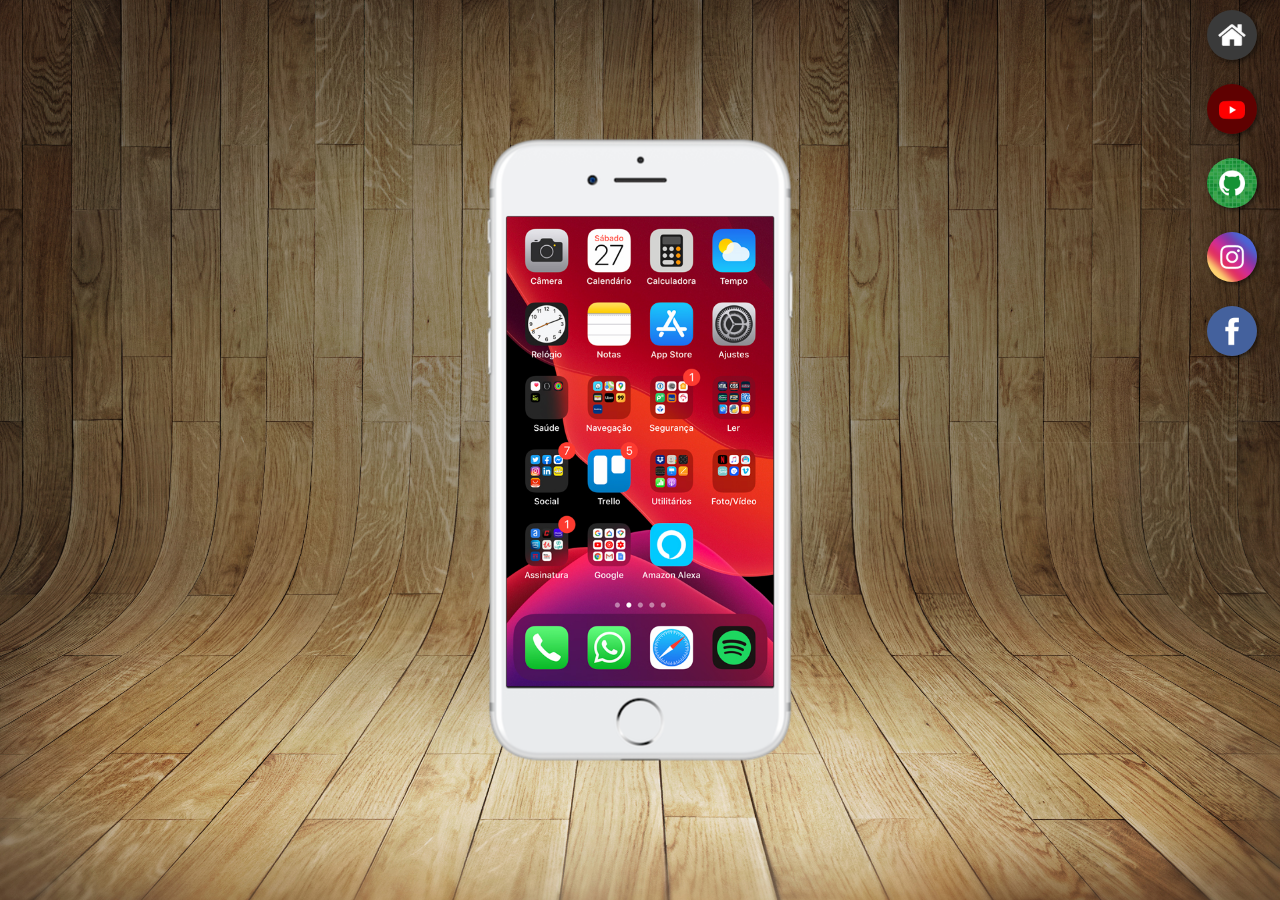
<file: index.html>
<!DOCTYPE html>
<html lang="pt-br">
<head>
    <meta charset="UTF-8">
    <meta name="viewport" content="width=device-width, initial-scale=1.0">
    <link rel="shortcut icon" href="favicon.ico" type="image/x-icon"><link rel="stylesheet" href="estilos/style.css">
    <title>Projeto Redes Sociais</title>
</head>
<body>
     <main>
        <section id="telefone">
          <iframe src="home.html" name="tela" id="tela" frameborder="0">Seu navegador não é compatível com isso!!!</iframe>
        </section>
        <section id="redes-sociais">
            <a href="home.html" target="tela"> <img src="imagens/logo-home.jpg" alt="Home"></a><br>
            <a href="youtube.html" target="tela"> <img src="imagens/logo-youtube.jpg" alt="YouTube"></a><br>
            <a href="github.html" target="tela"><img src="imagens/logo-github.jpg" alt="Github"></a><br>
            <a href="instagram.html" target="tela"><img src="imagens/logo-instagram.jpg" alt="Instagram"></a><br>
            <a href="facebook.html" target="tela"><img src="imagens/logo-facebook.jpg" alt="Facebook"></a><br>
        </section>
     </main>
</body>
</html>
</file>
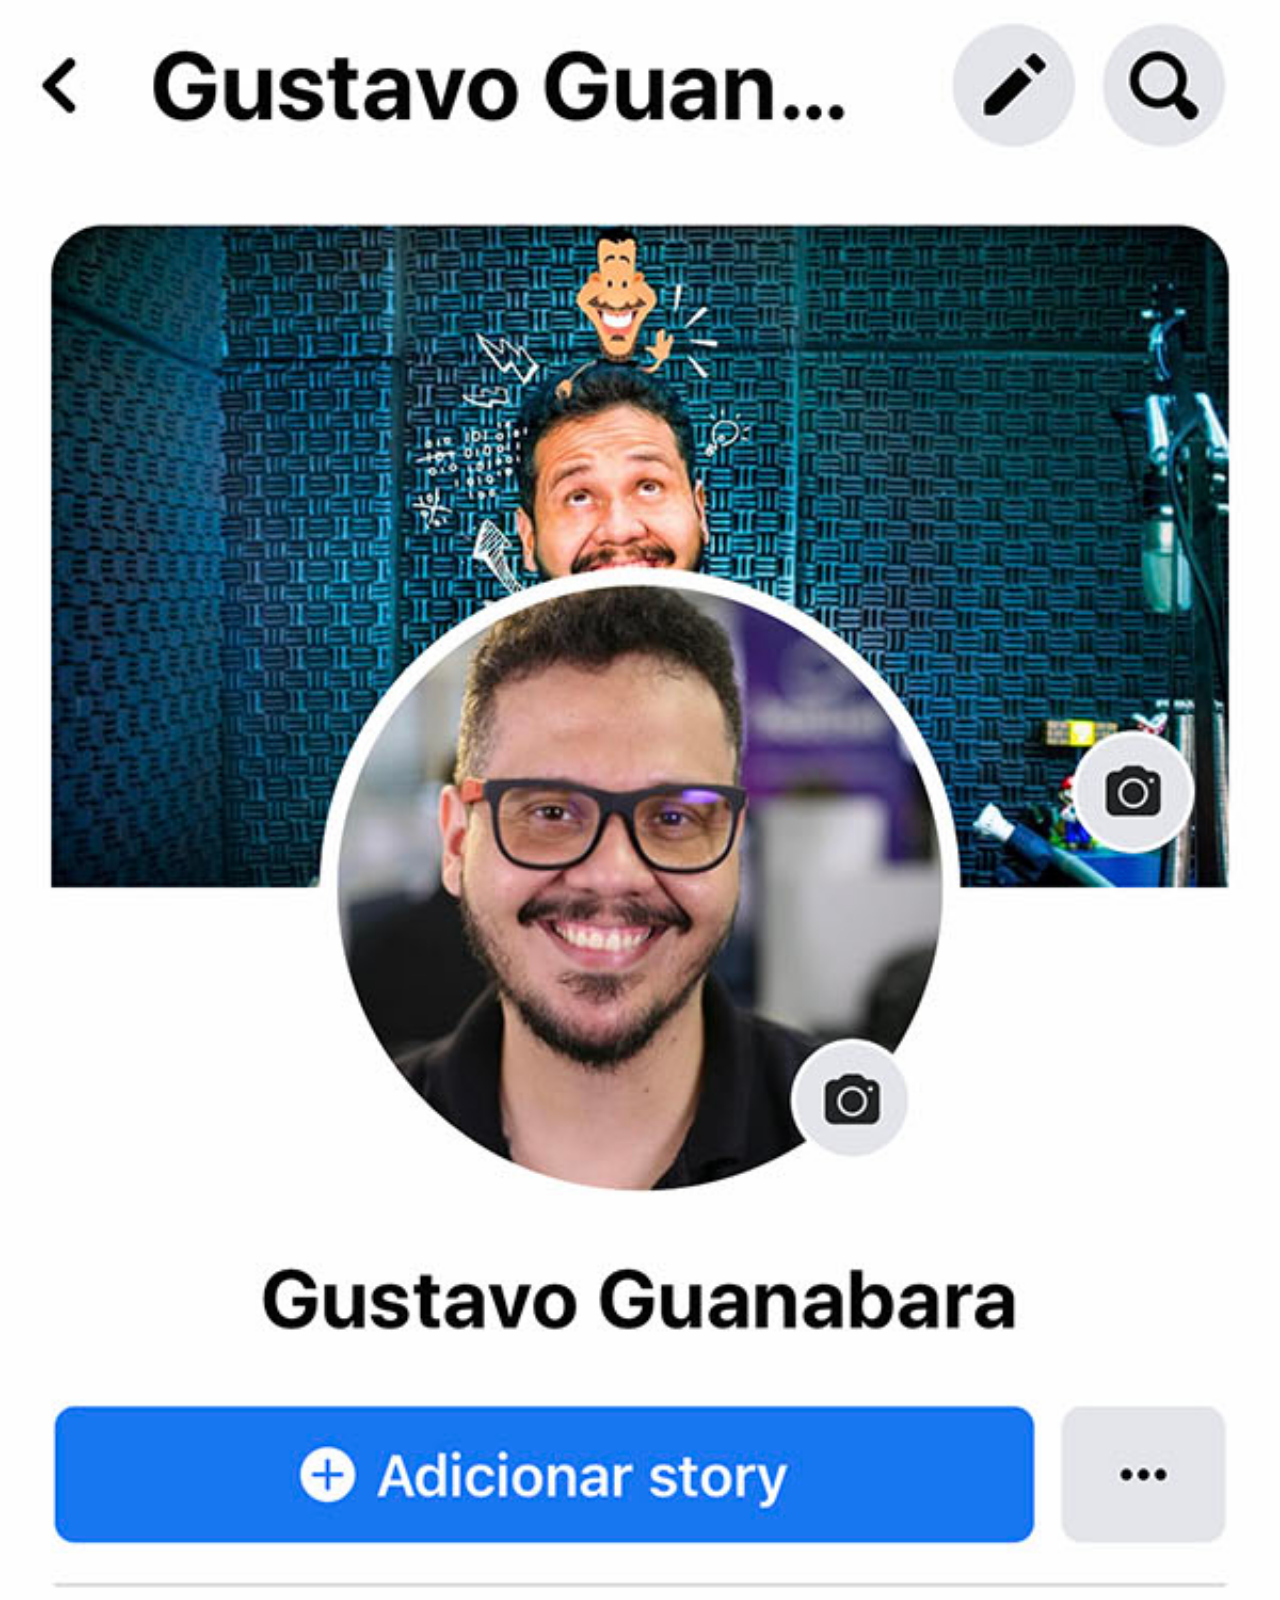
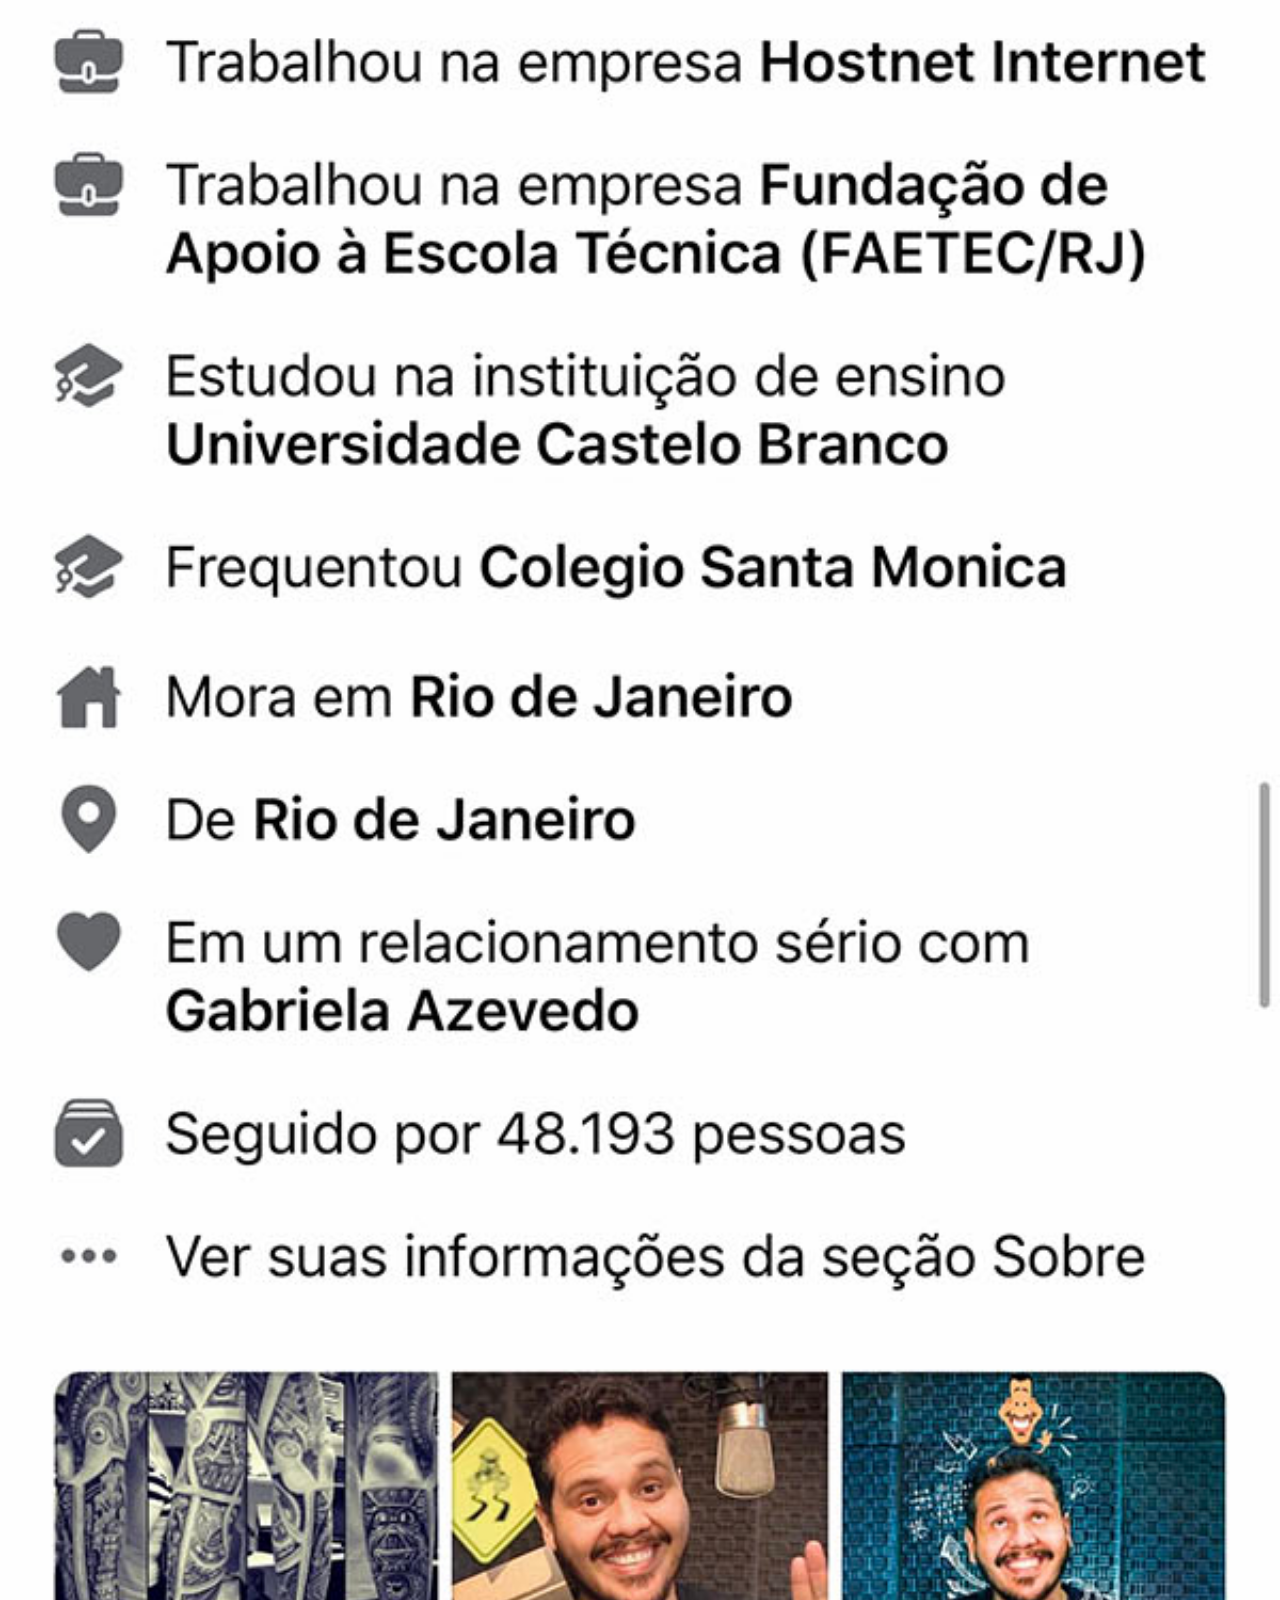
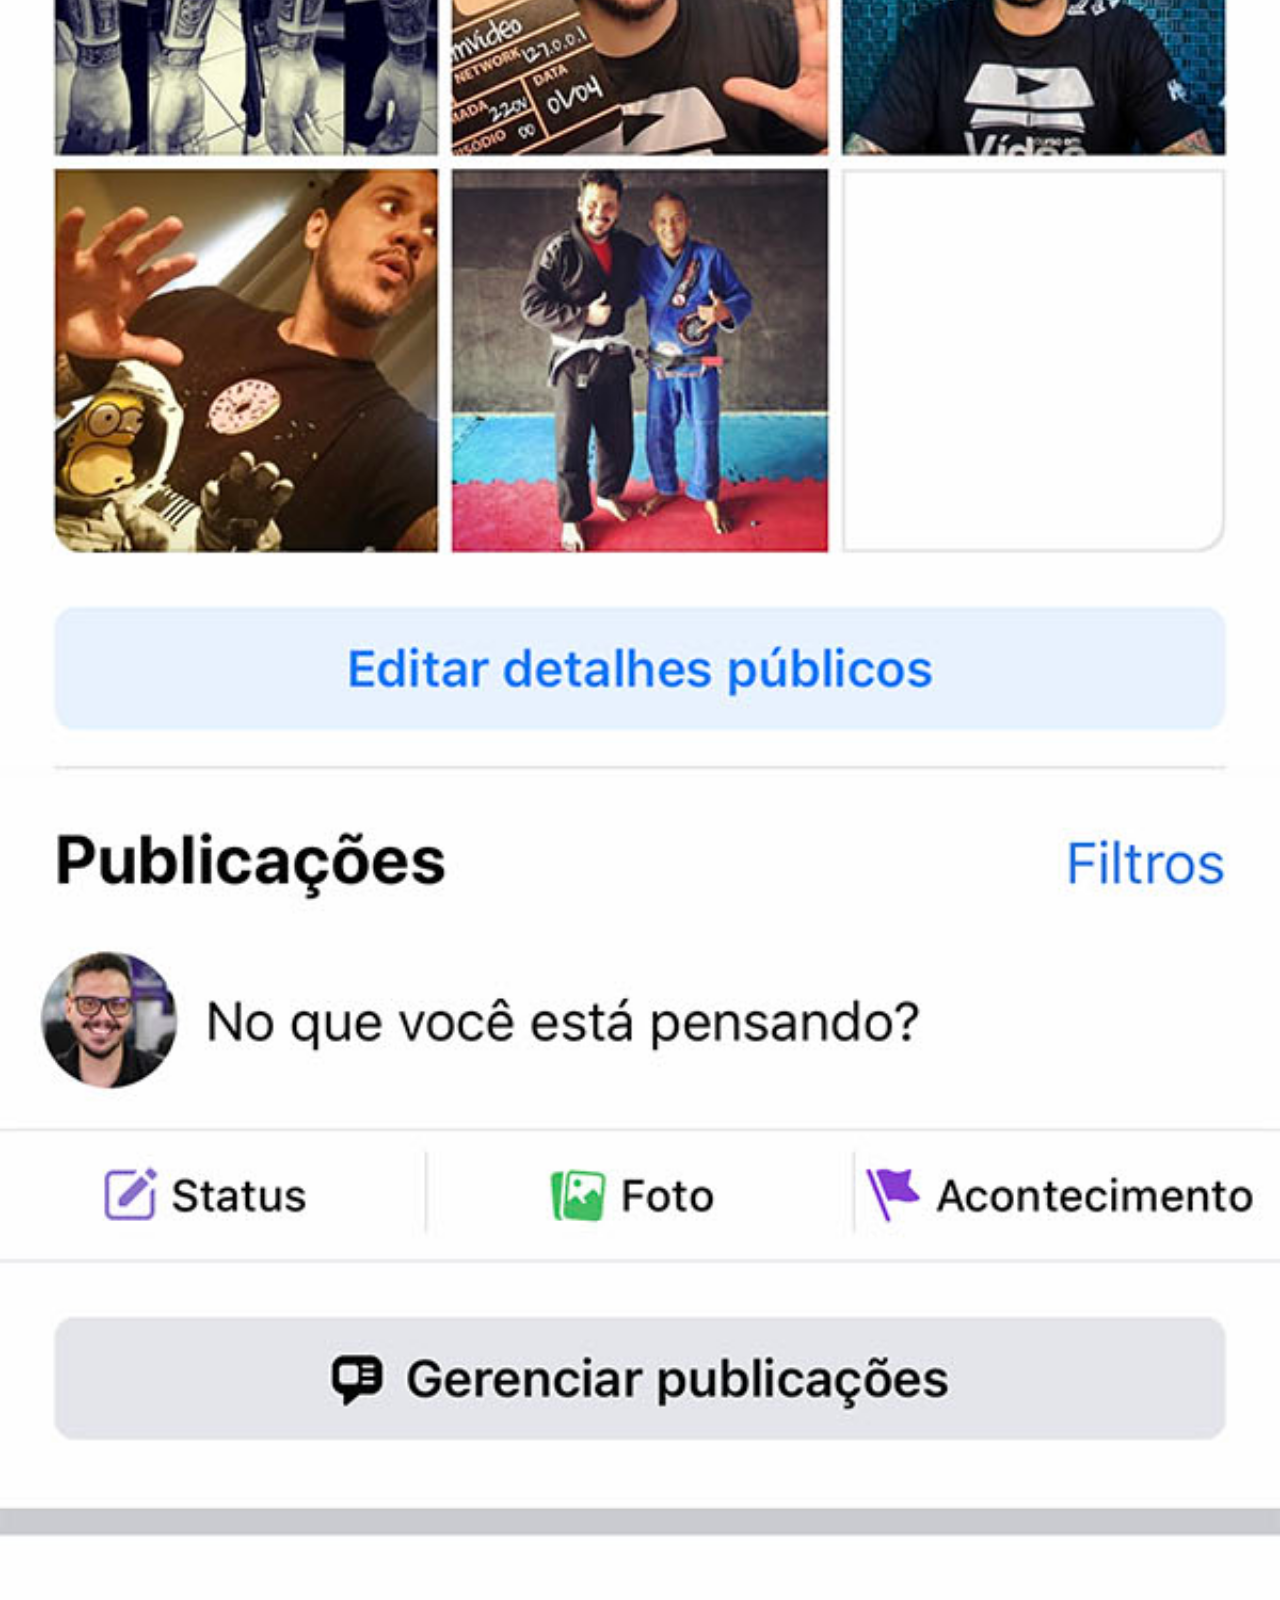
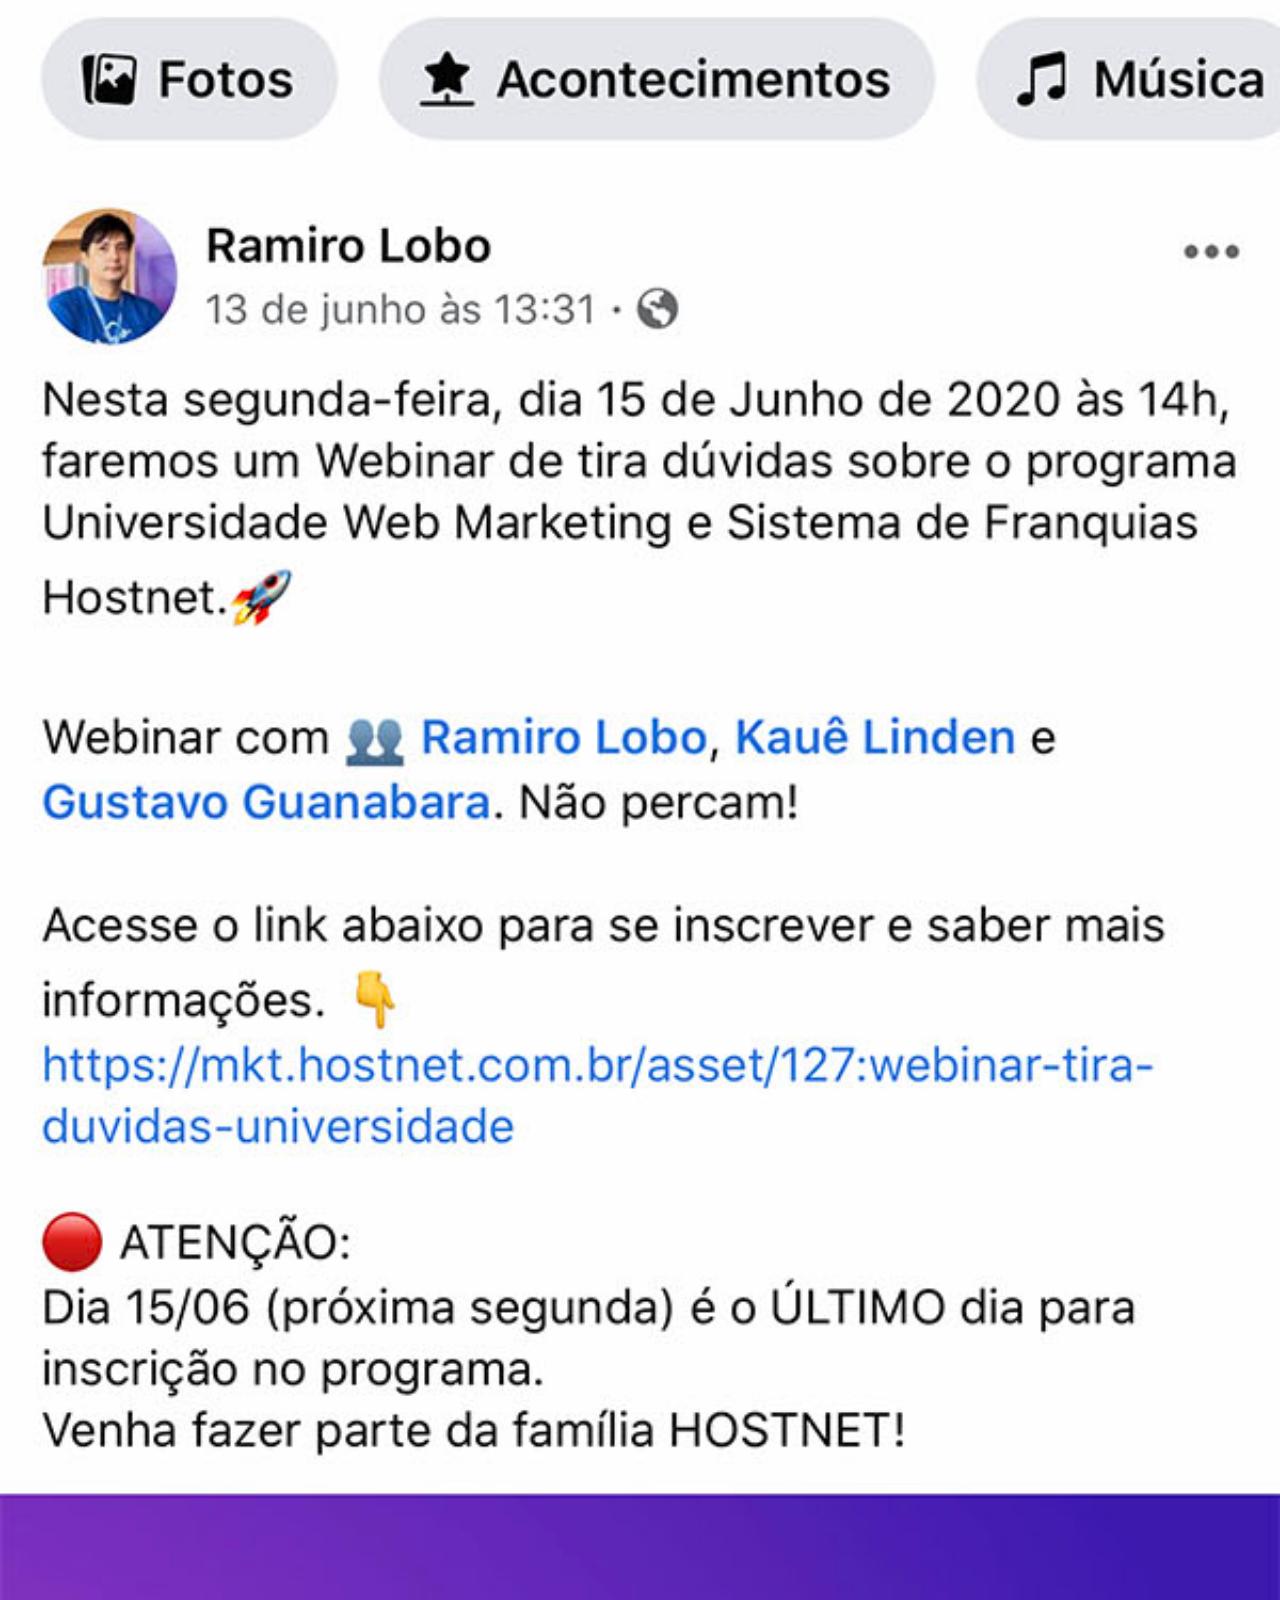
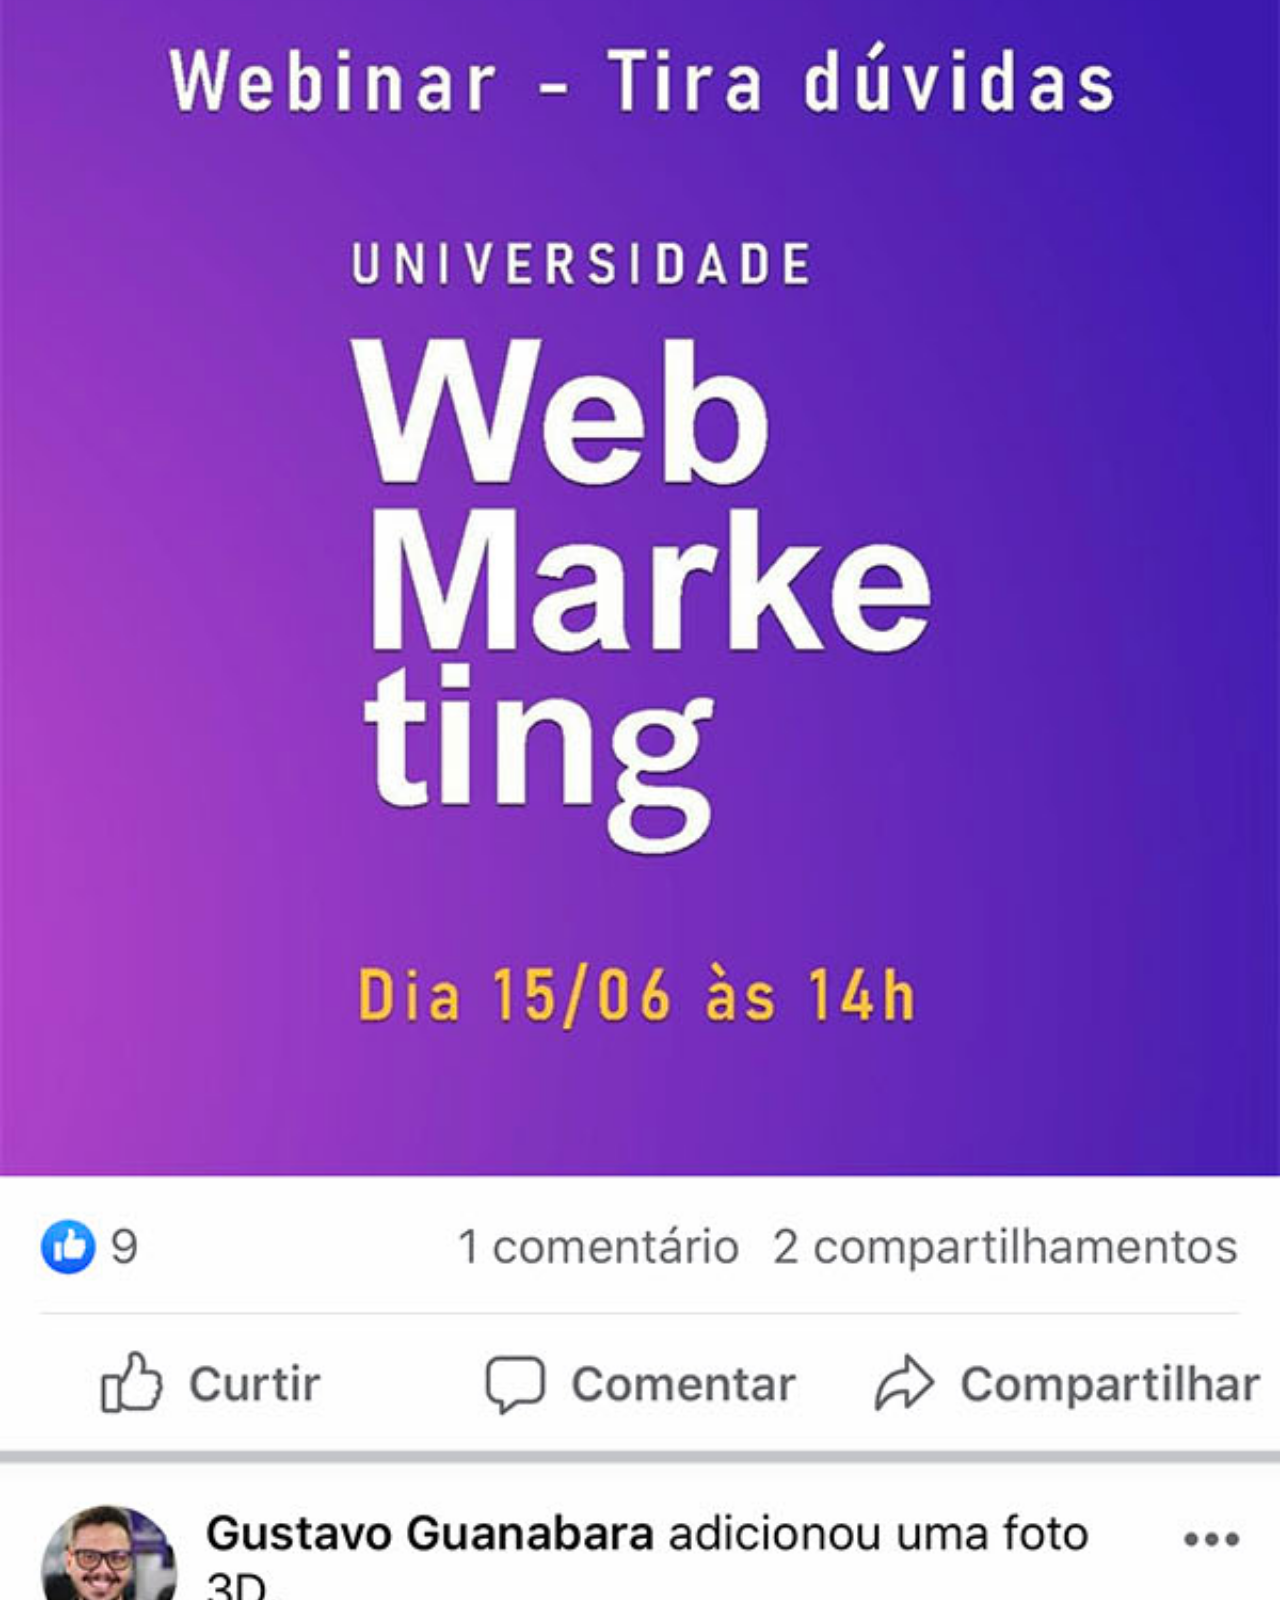
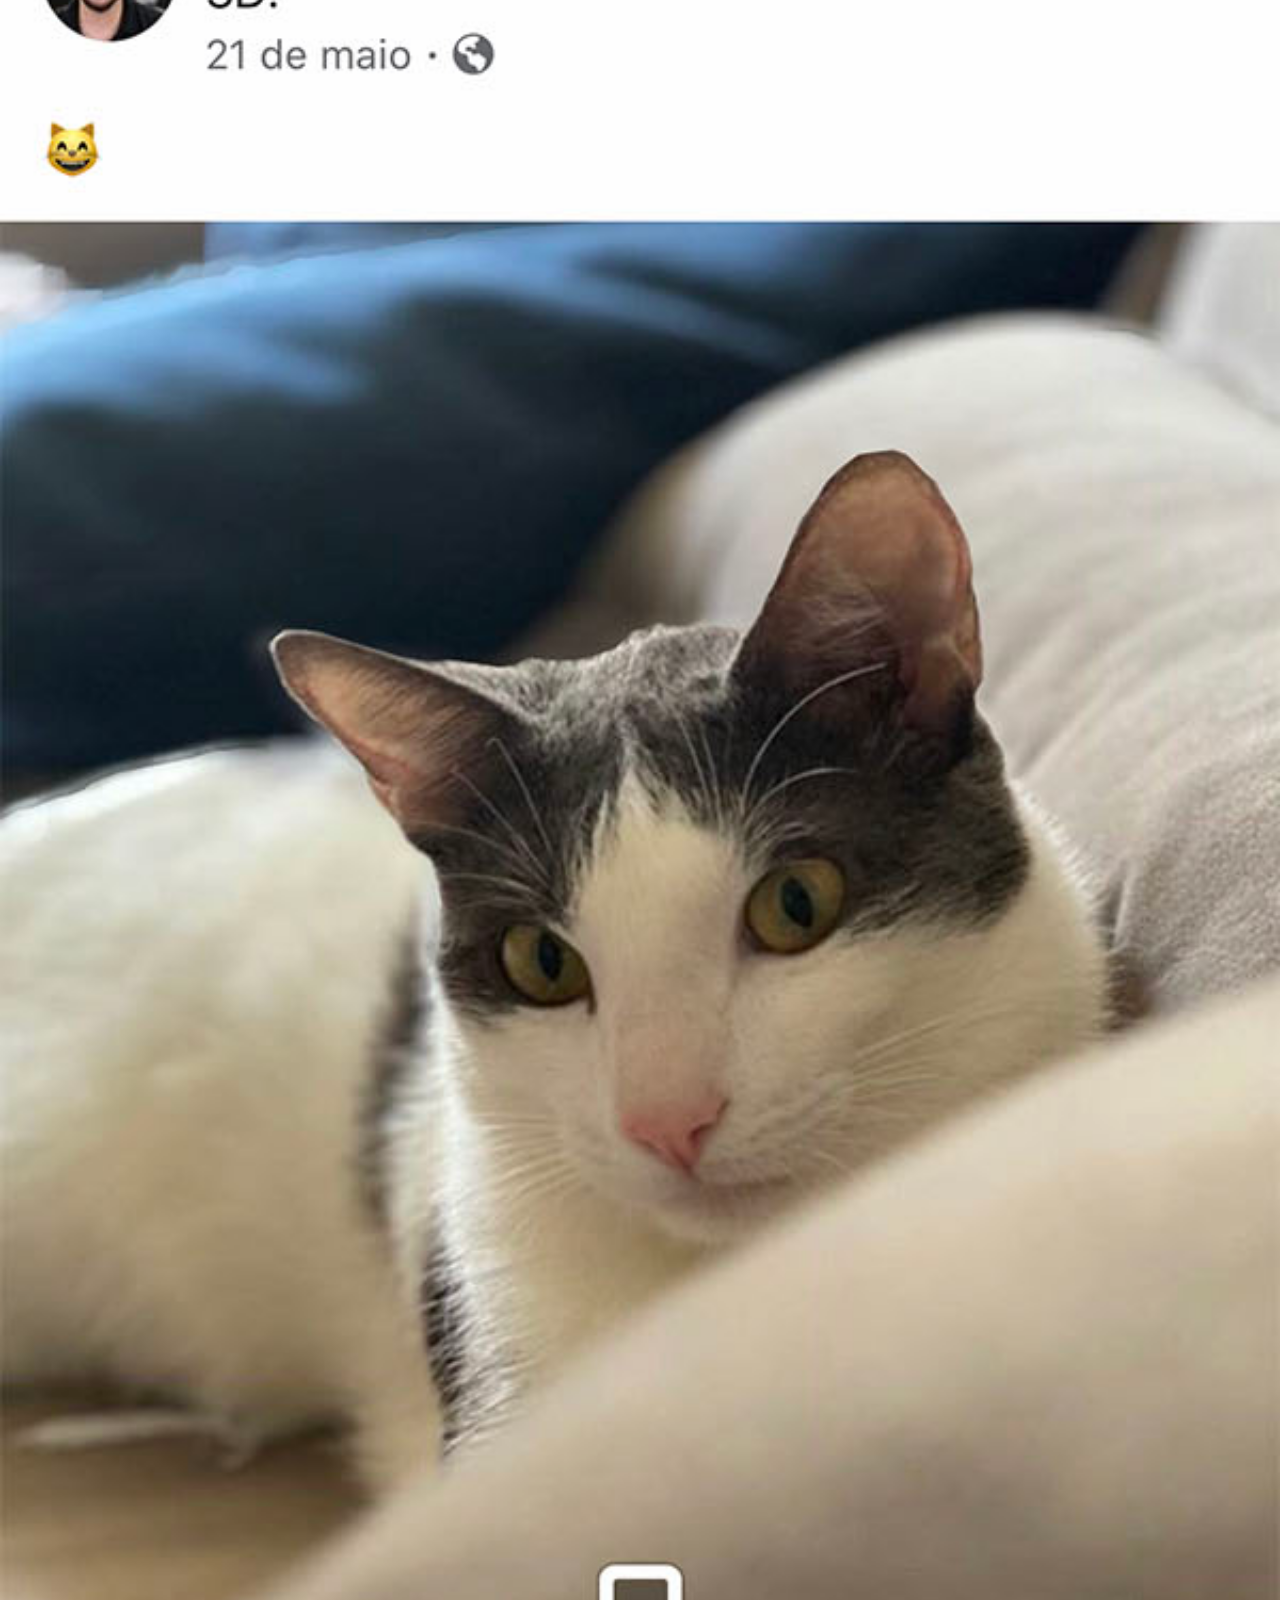
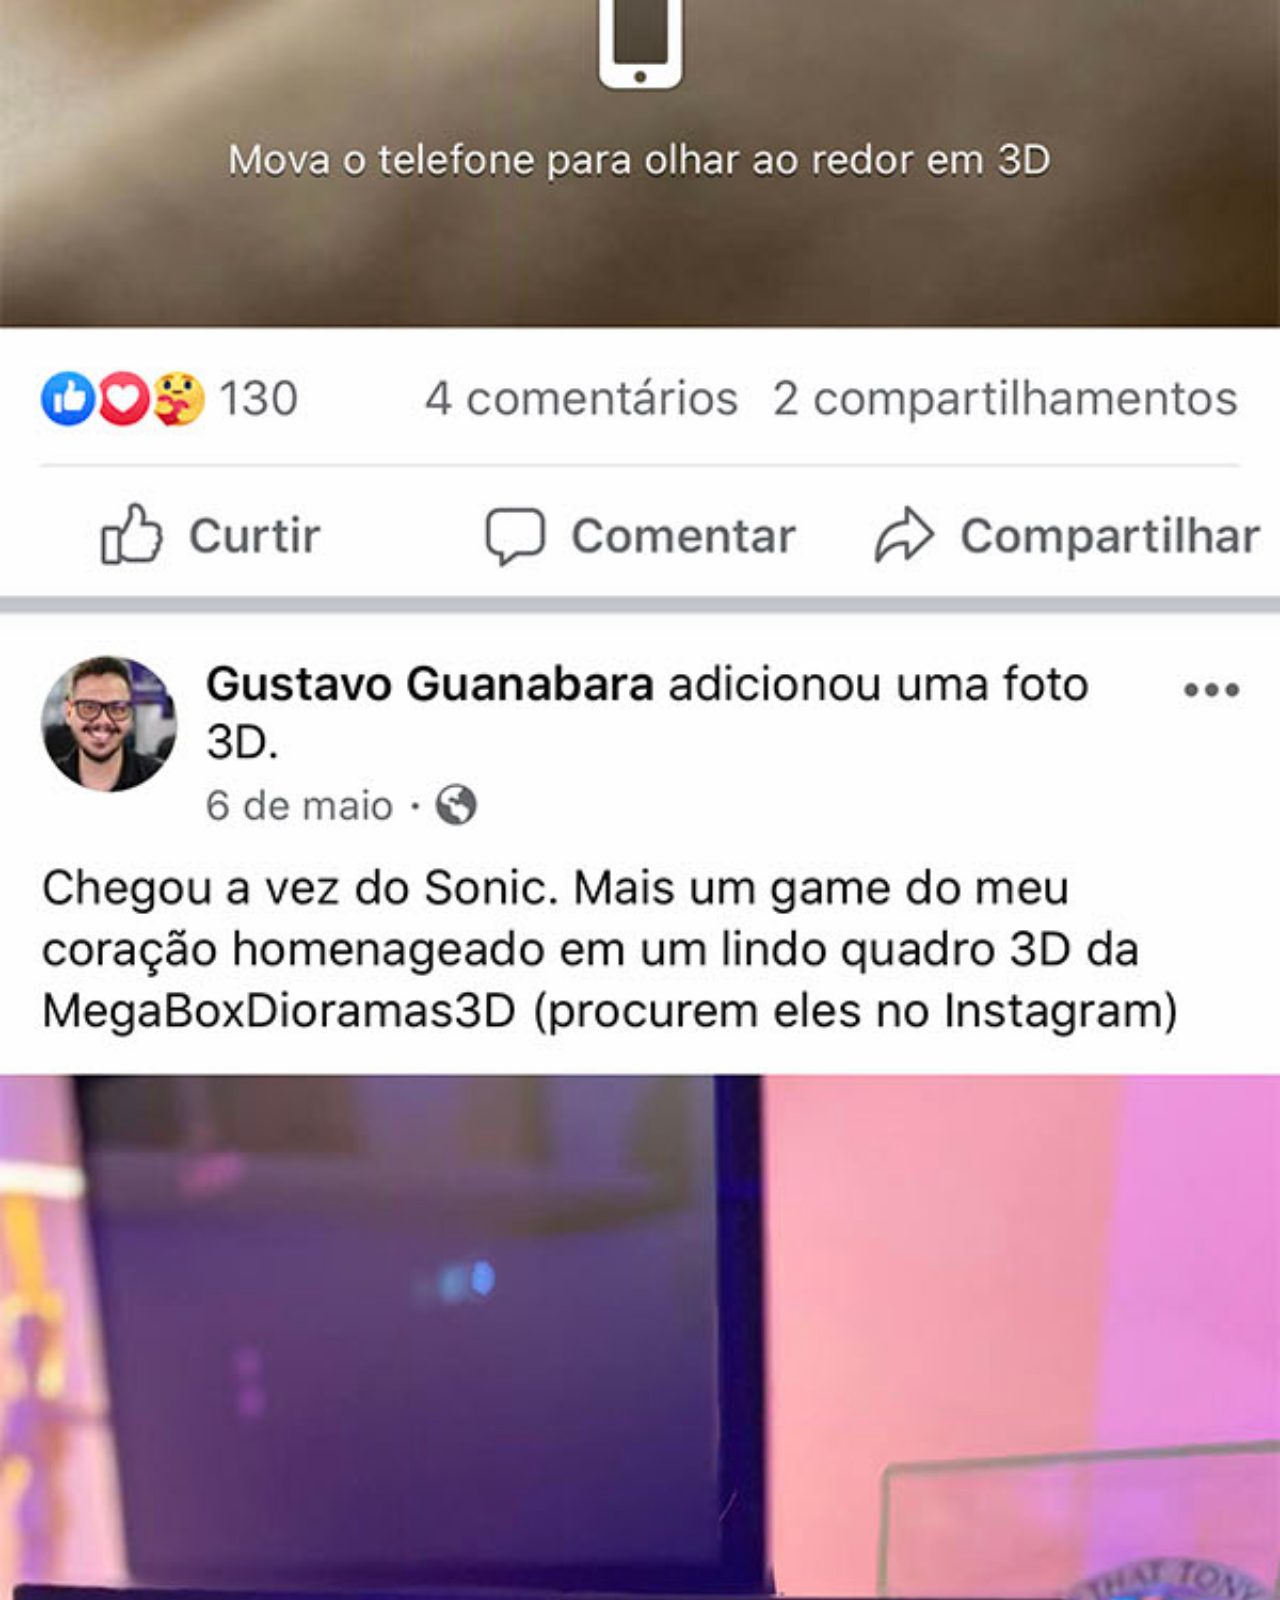
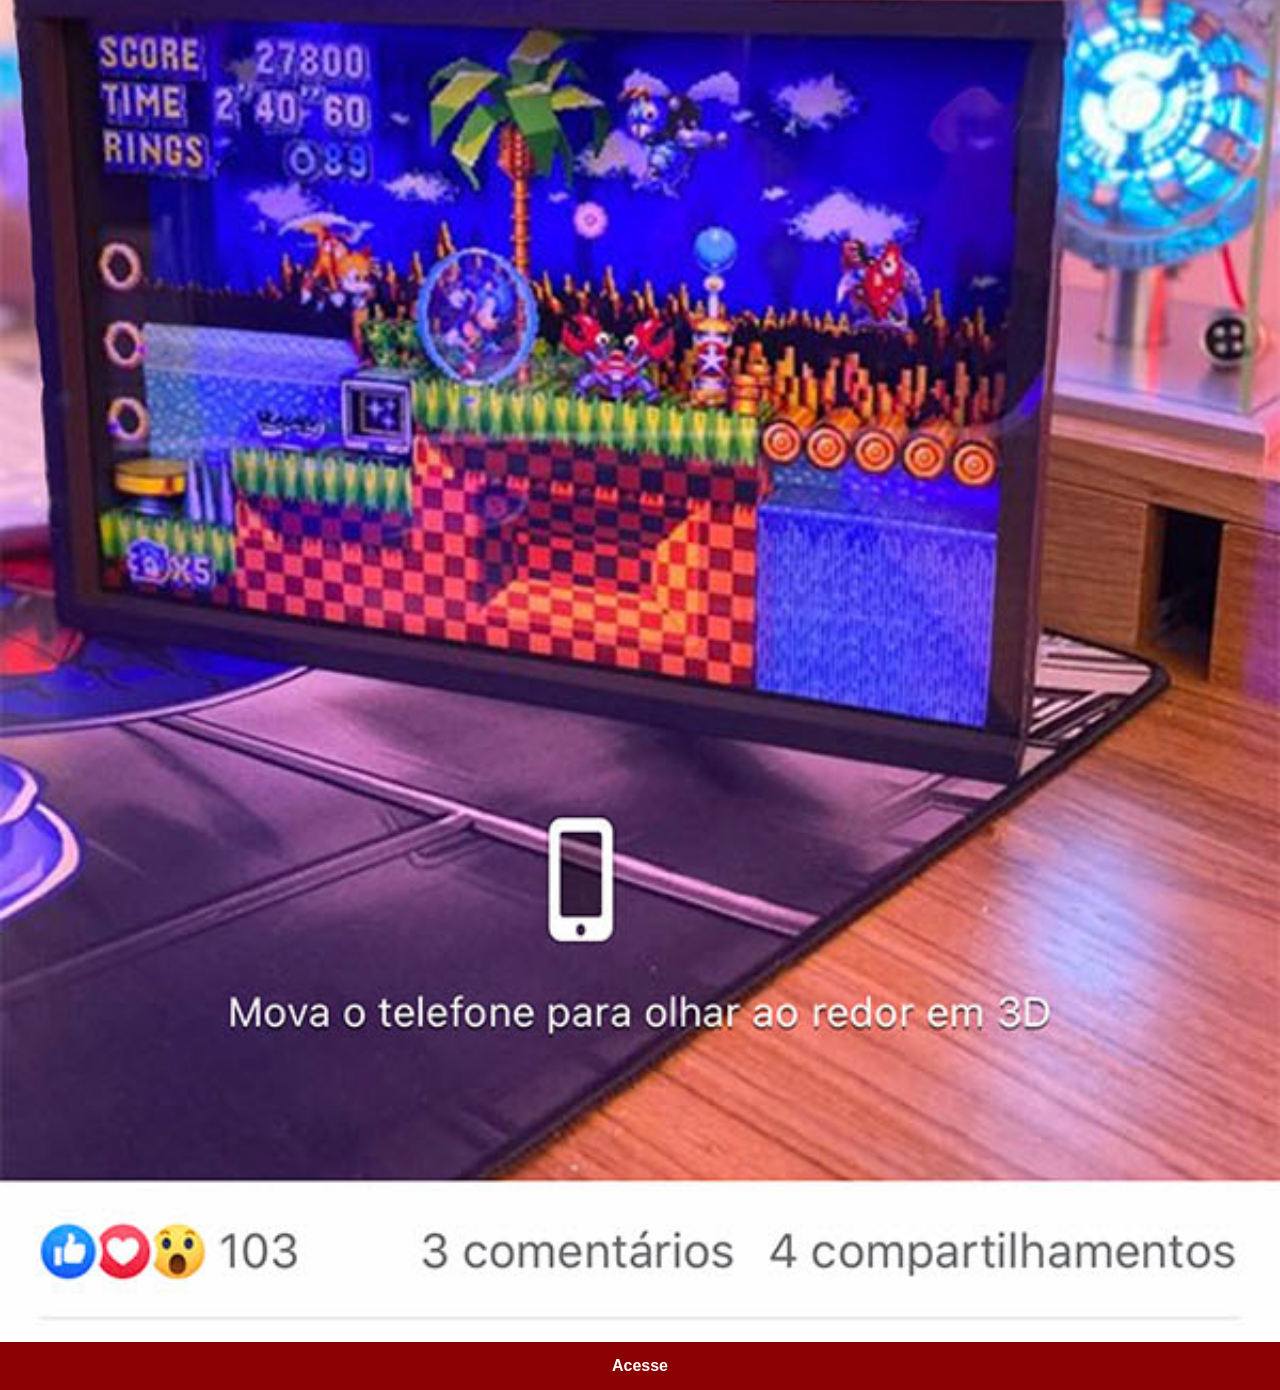
<file: facebook.html>
<!DOCTYPE html>
<html lang="en">
<head>
    <meta charset="UTF-8">
    <meta name="viewport" content="width=device-width, initial-scale=1.0"> <link rel="stylesheet" href="estilos/social.css">
    <title>Document</title>
</head>
<body>
    <img src="imagens/tela-facebook.jpg" alt="Youtube">
    <a href="https://www.facebook.com/david.albuquerque.7773" target="_blank" rel="">Acesse</a>
</body>
</html>
</file>
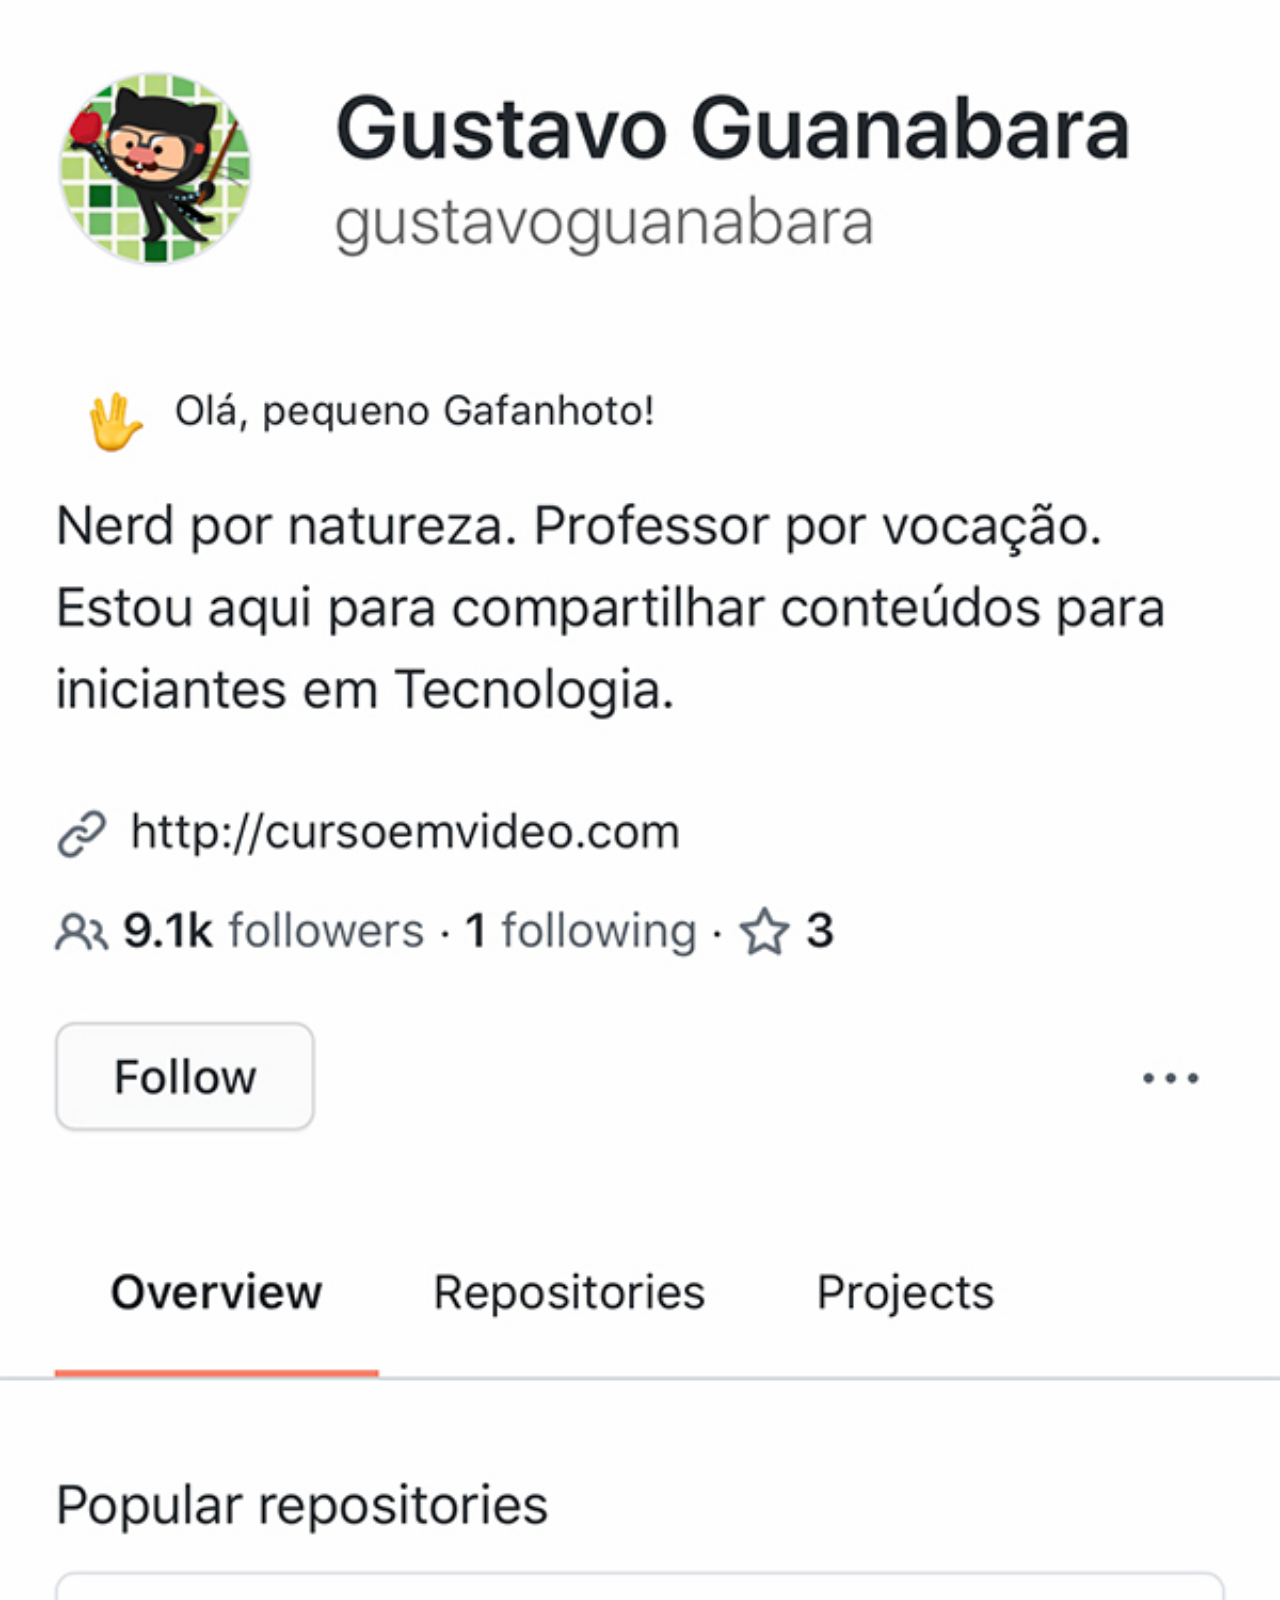
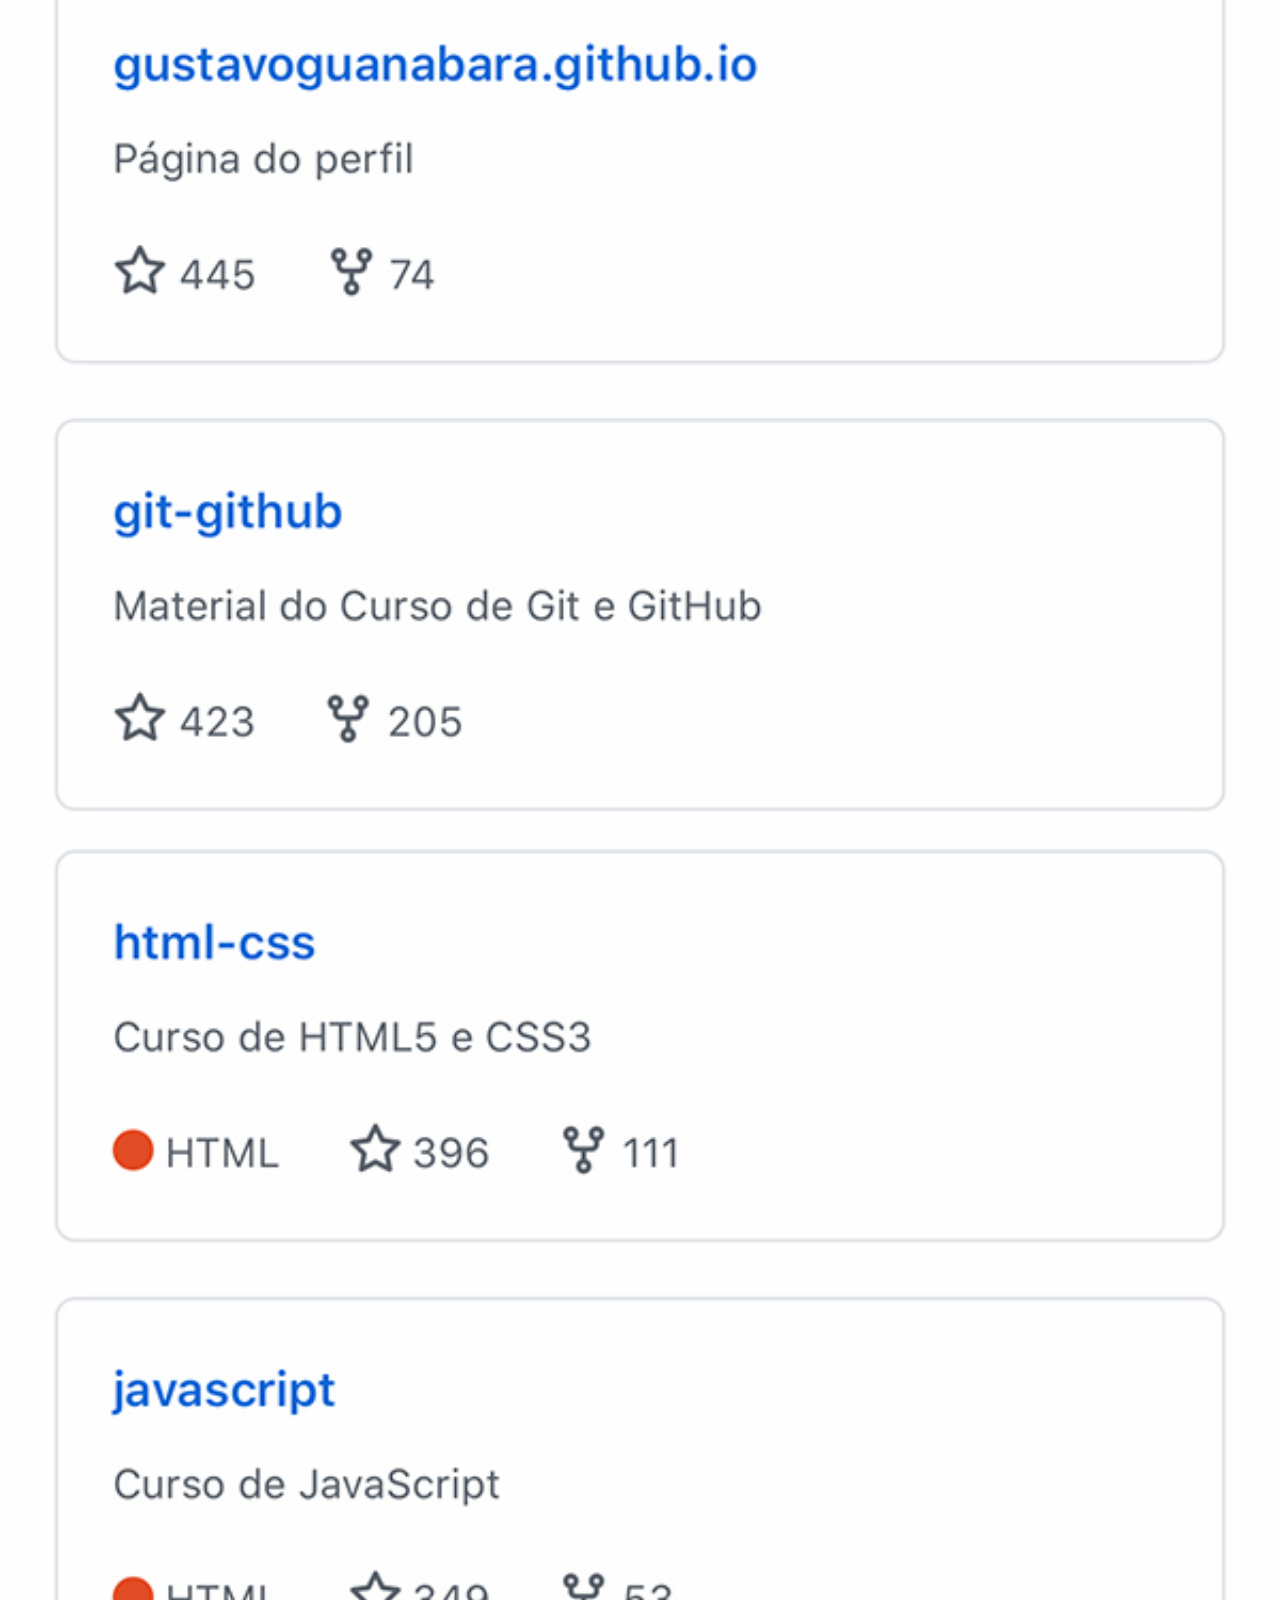
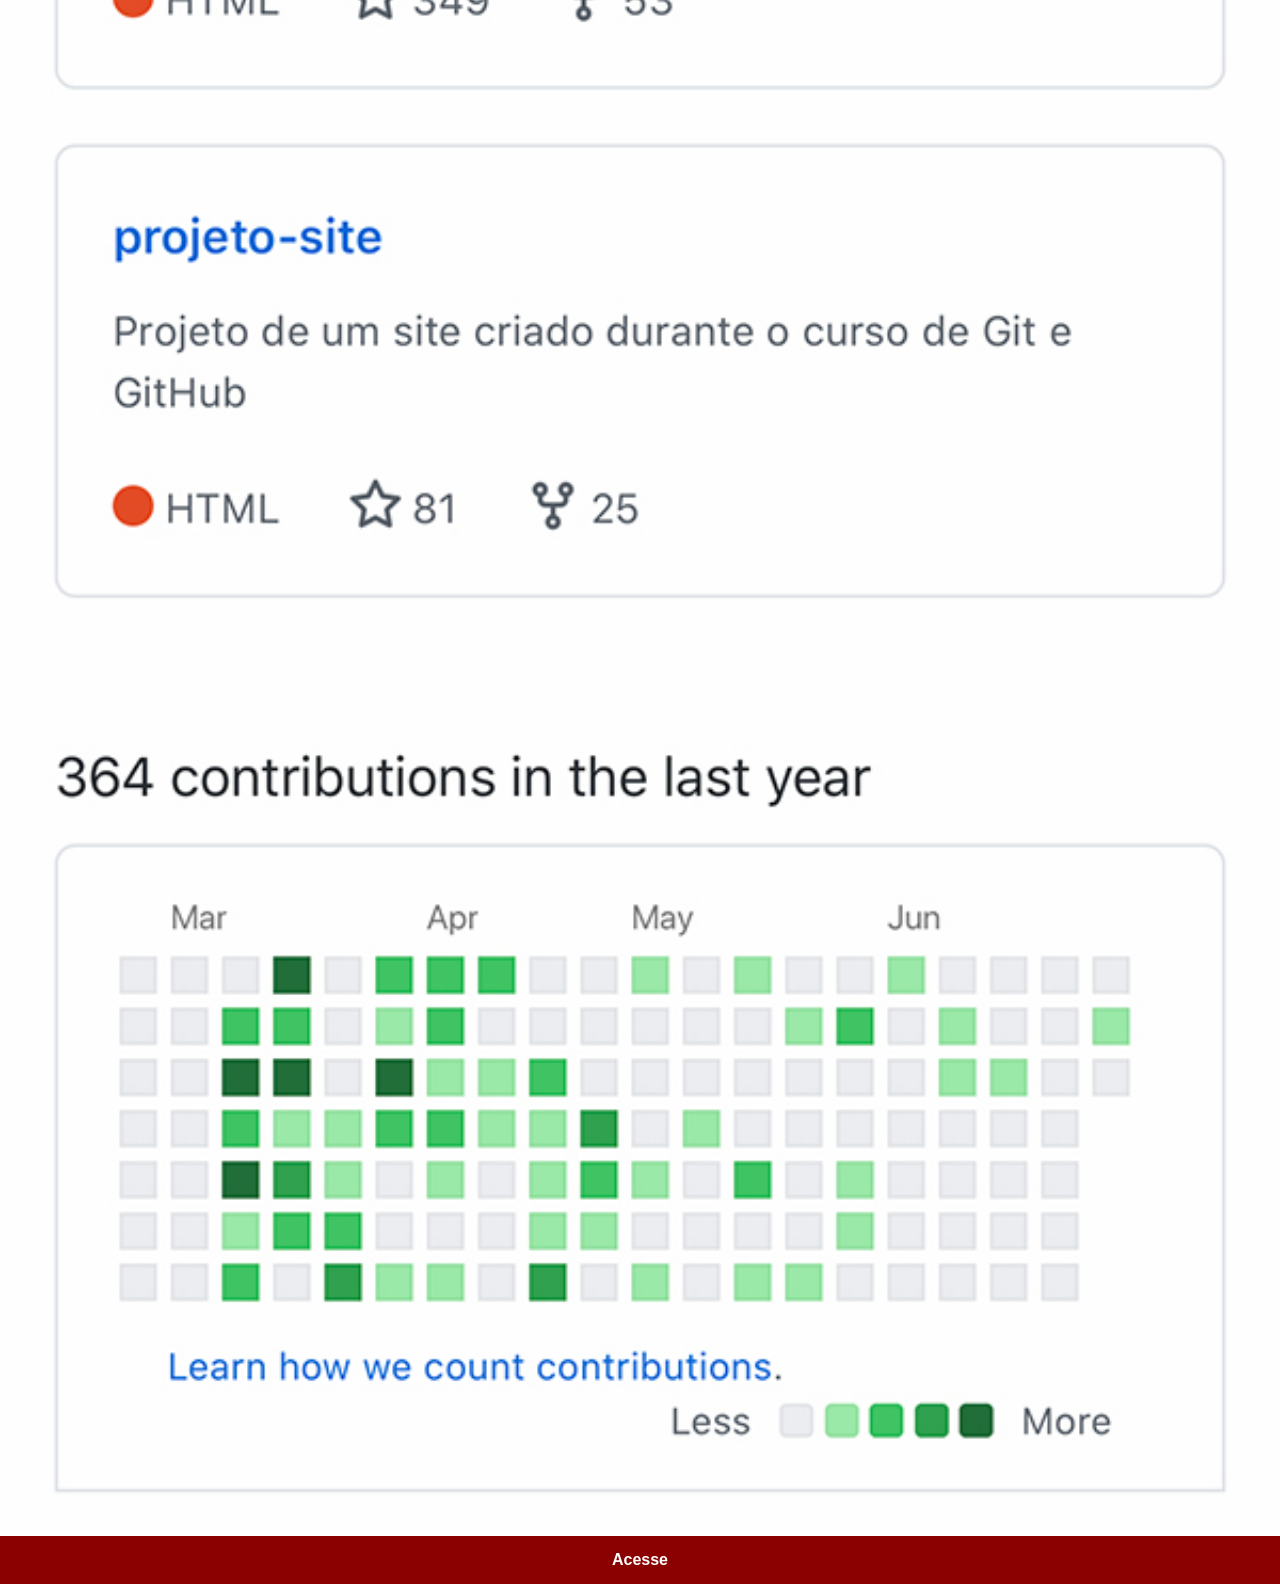
<file: github.html>
<!DOCTYPE html>
<html lang="pt-br">
<head>
    <meta charset="UTF-8">
    <meta name="viewport" content="width=device-width, initial-scale=1.0"><link rel="stylesheet" href="estilos/social.css">
    <title>Github</title>
</head>
<body>
    <img src="imagens/tela-github.jpg" alt="Youtube">
    <a href="https://github.com/AlbuquerqueDaviid" target="_blank" rel="">Acesse</a>
</body>
</html>
</file>
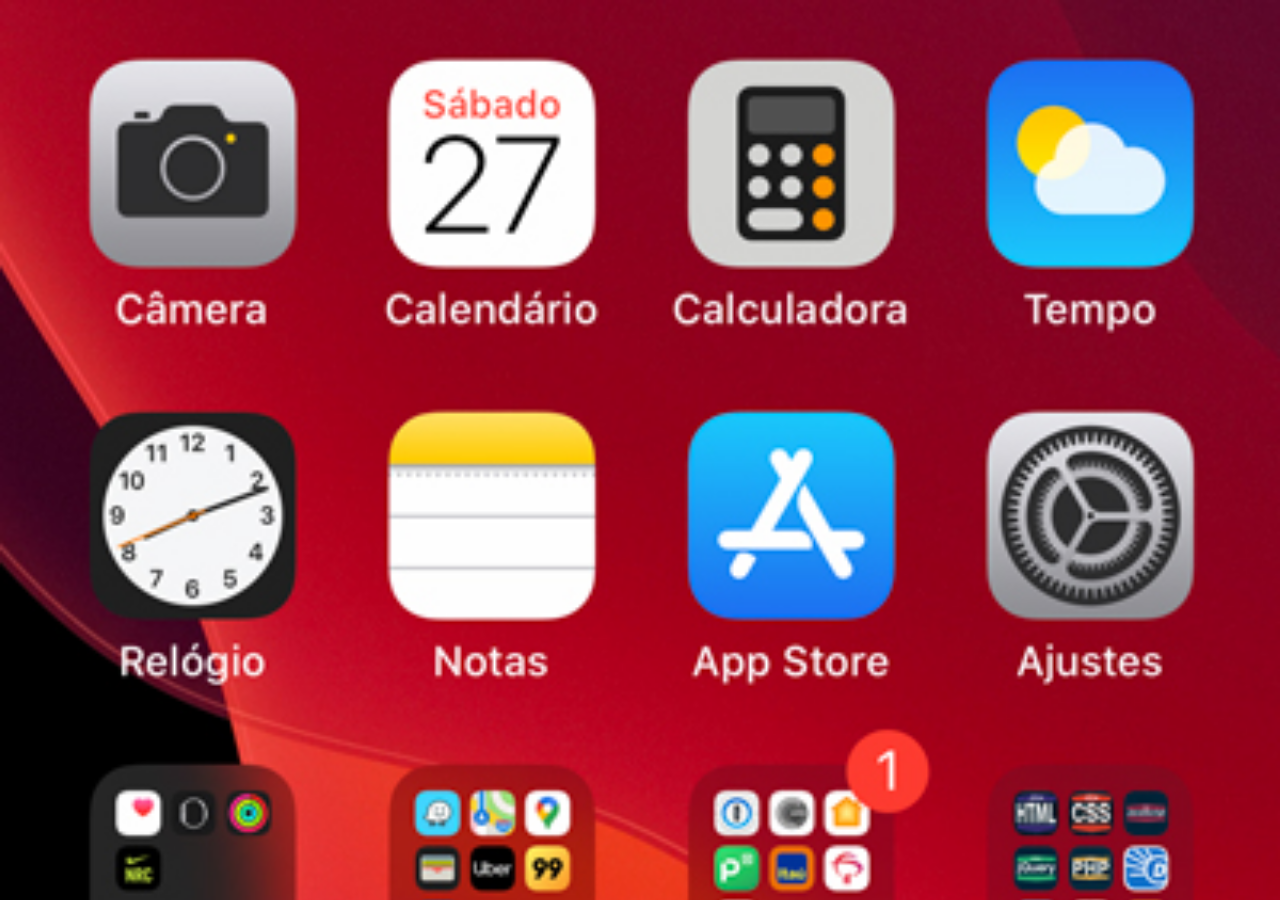
<file: home.html>
<!DOCTYPE html>
<html lang="pt-br">
<head>
    <meta charset="UTF-8">
    <meta name="viewport" content="width=device-width, initial-scale=1.0">
    <title>Home</title>
</head>
<style>
    *{
        padding: 0px;
        margin: 0px;
    }

    body {
        width: 100vw;
        height: 100vh;
        background: black url(imagens/tela-home.jpg) no-repeat top  center;
        background-size: cover;
    }
</style>
<body>
    
</body>
</html>
</file>
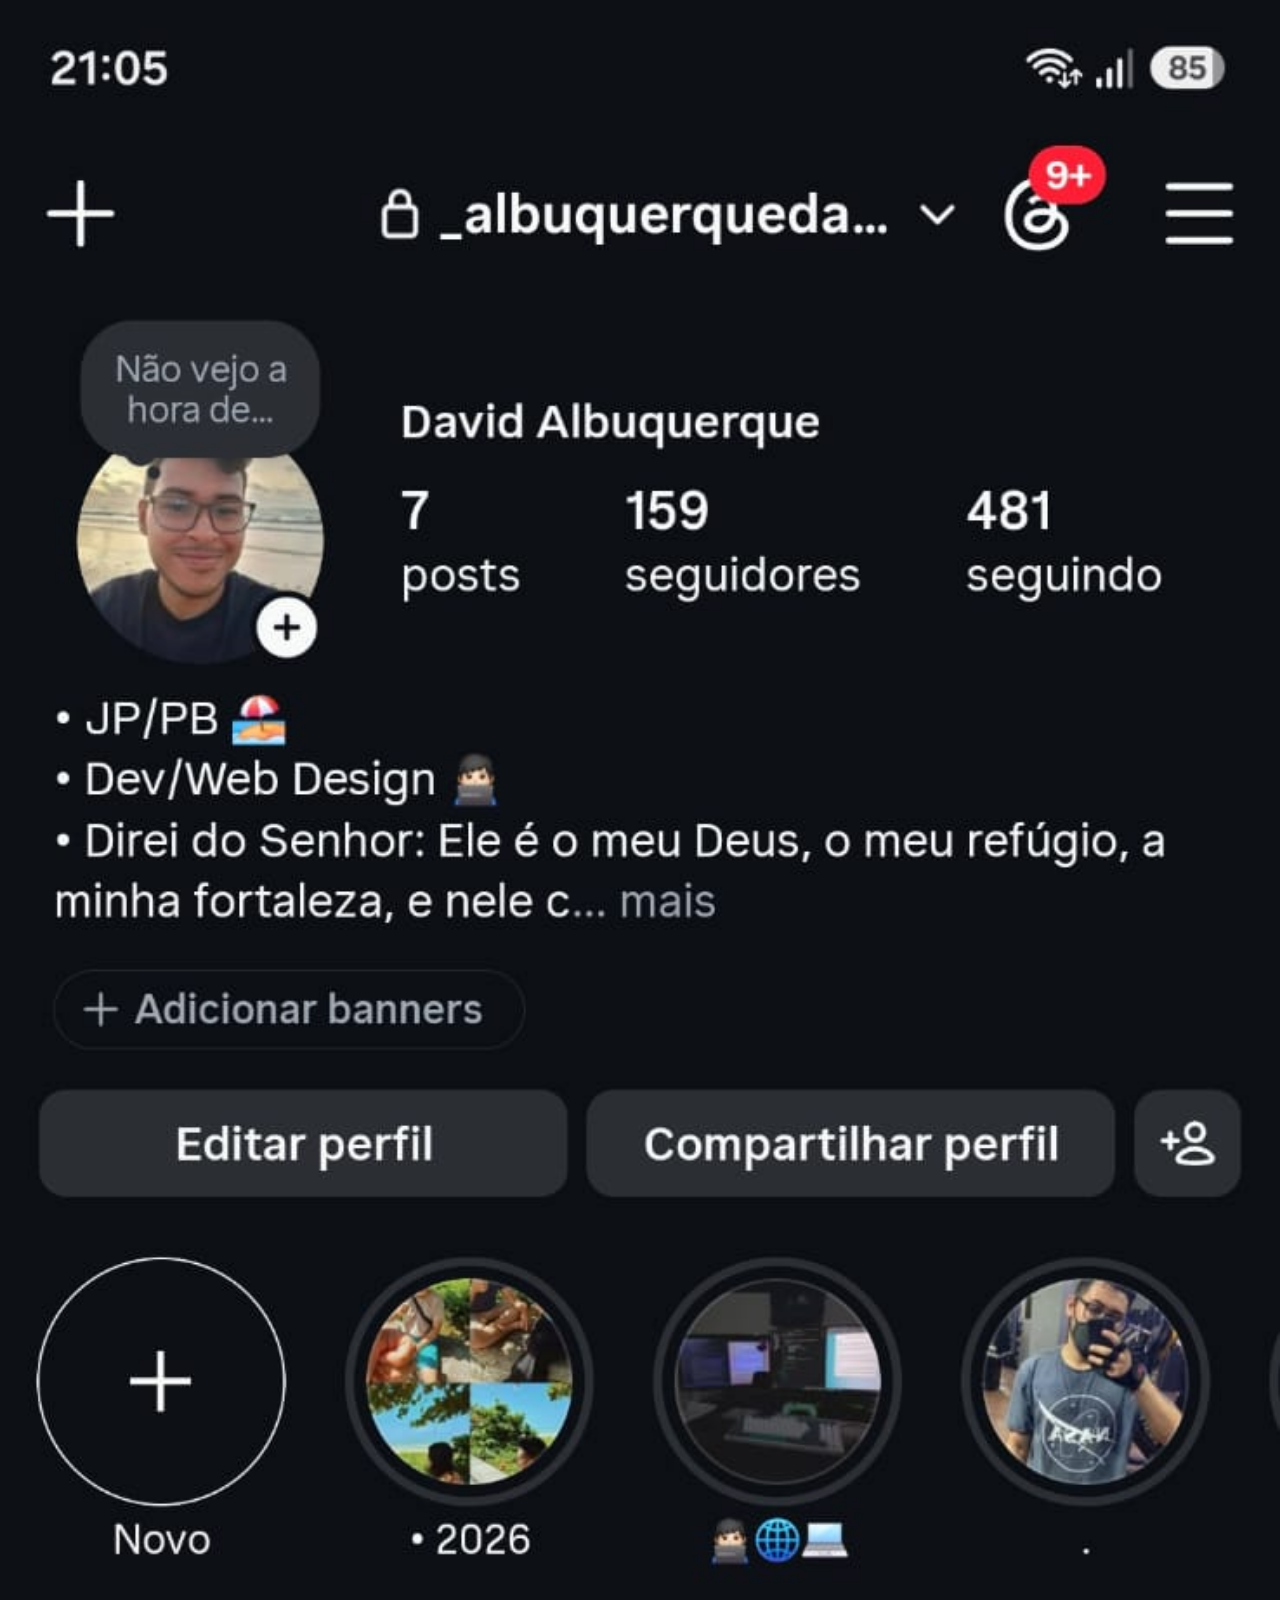
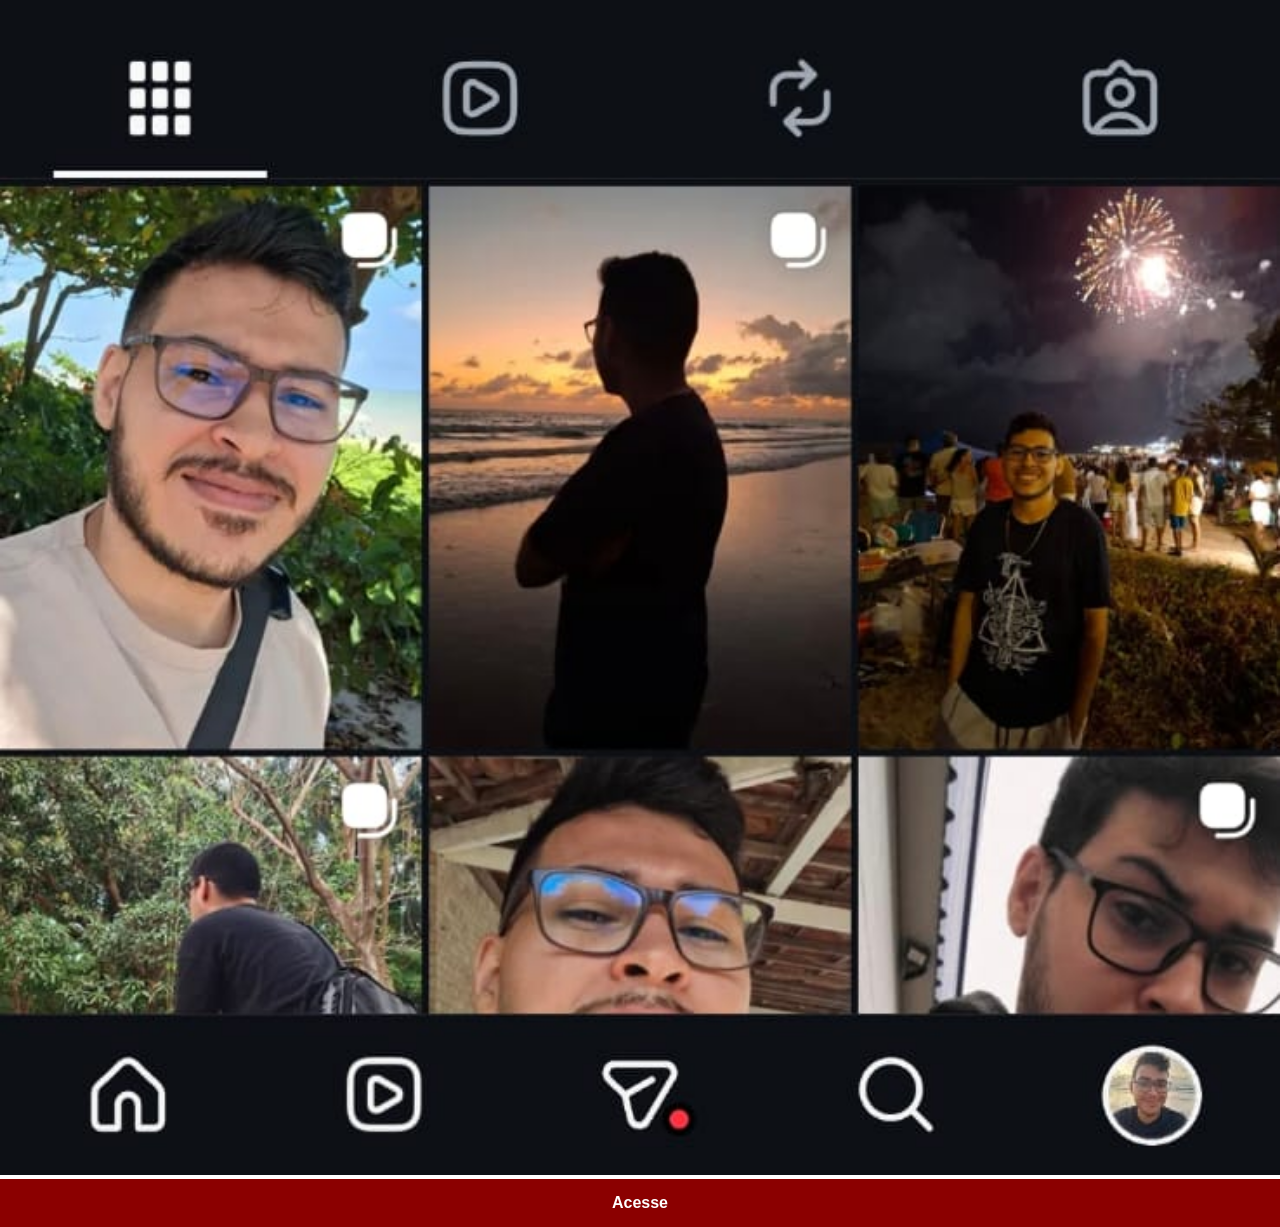
<file: instagram.html>
<!DOCTYPE html>
<html lang="pt-br">
<head>
    <meta charset="UTF-8">
    <meta name="viewport" content="width=device-width, initial-scale=1.0"><link rel="stylesheet" href="estilos/social.css">
    <title>Instagram</title>
</head>
<body>
    <img src="imagens/WhatsApp Image 2026-08-25 at 21.08.41.jpeg" alt="Youtube">
    <a href="https://www.instagram.com/_albuquerquedavid/" target="_blank" rel="">Acesse</a>
</body>
</html>
</file>
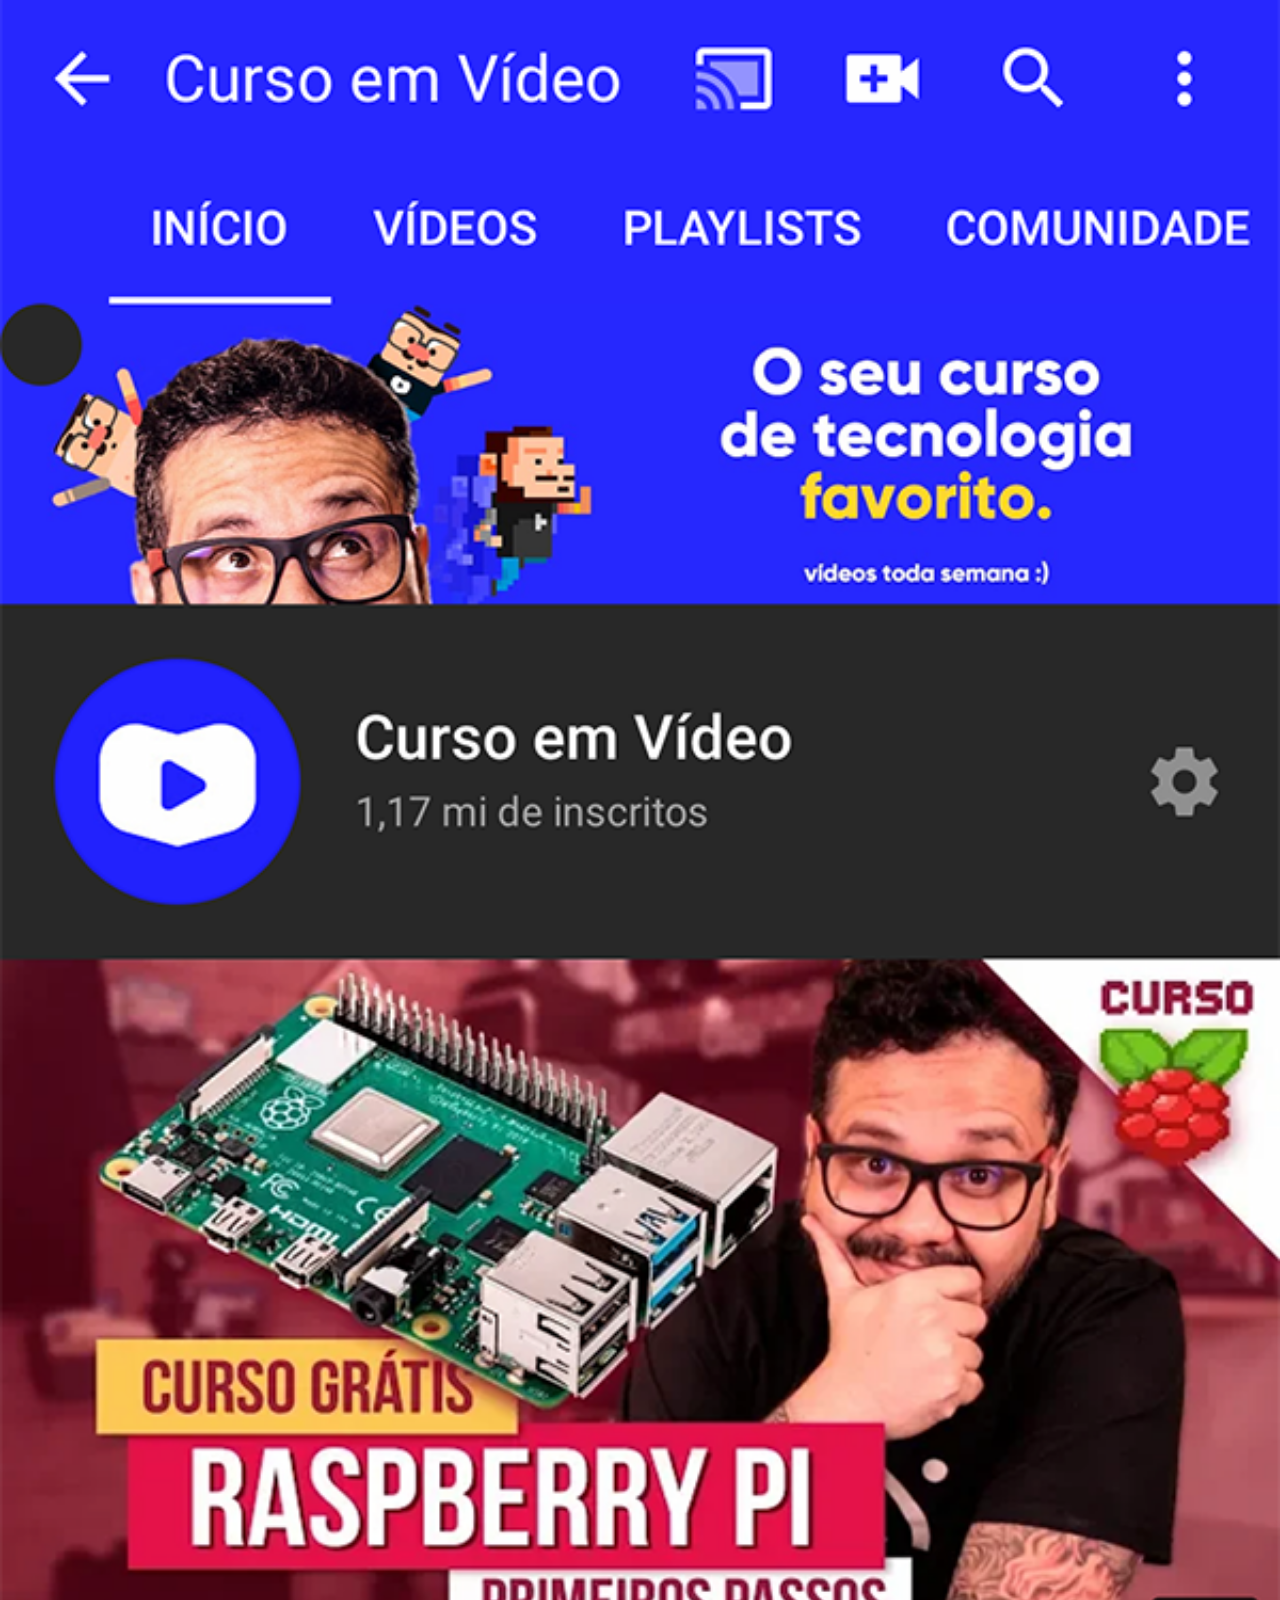
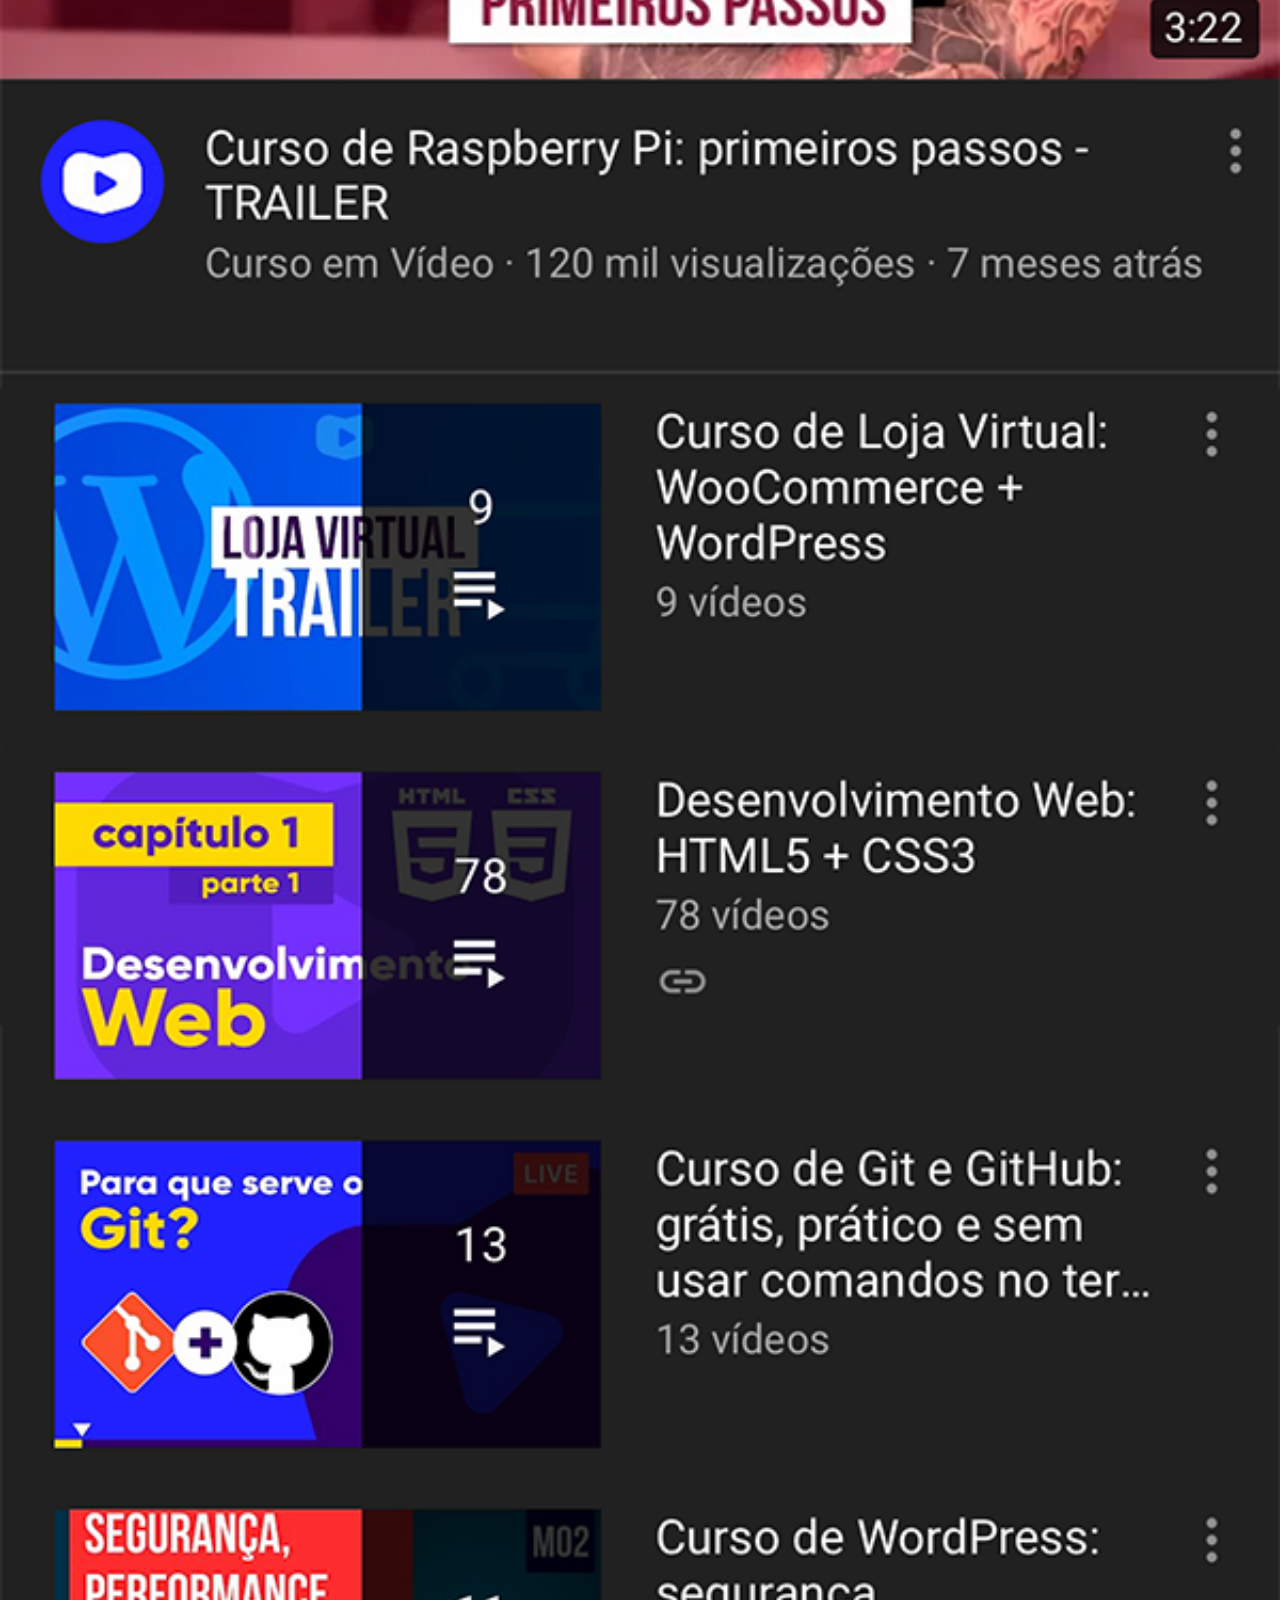
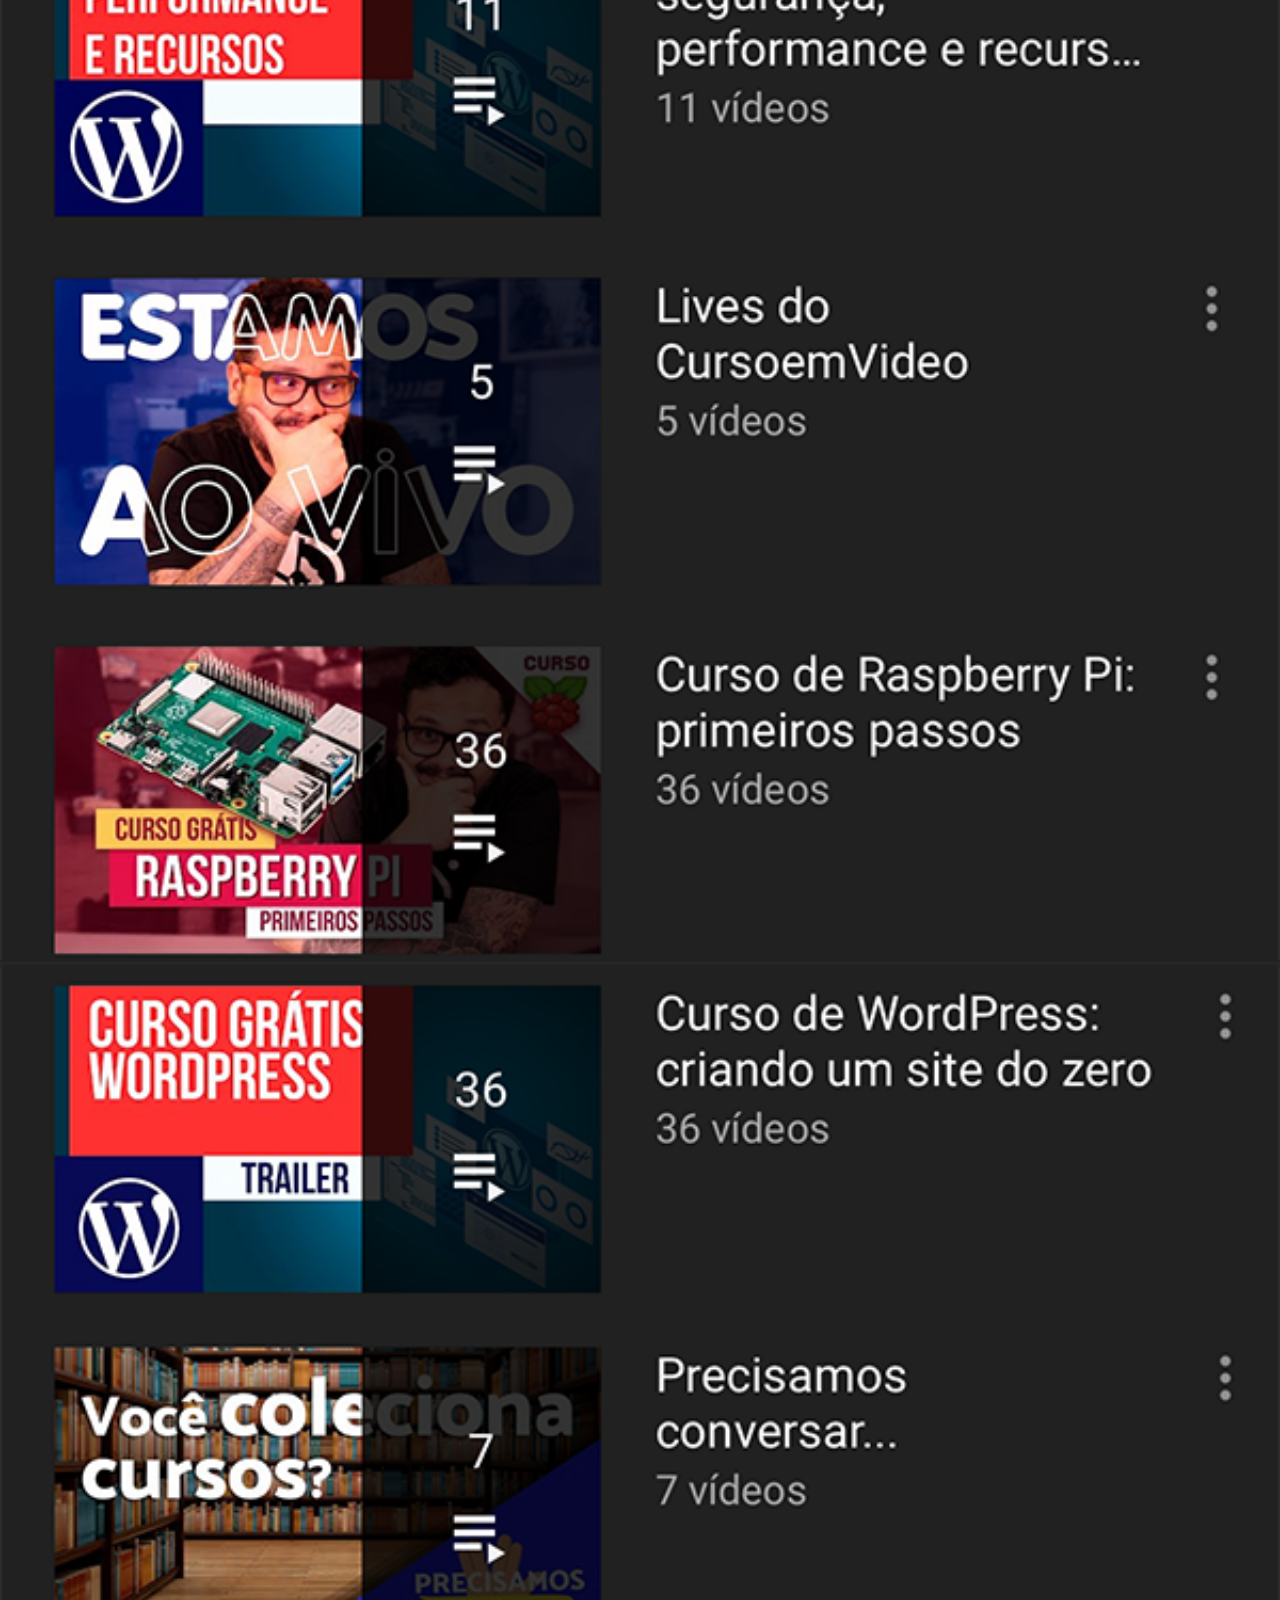
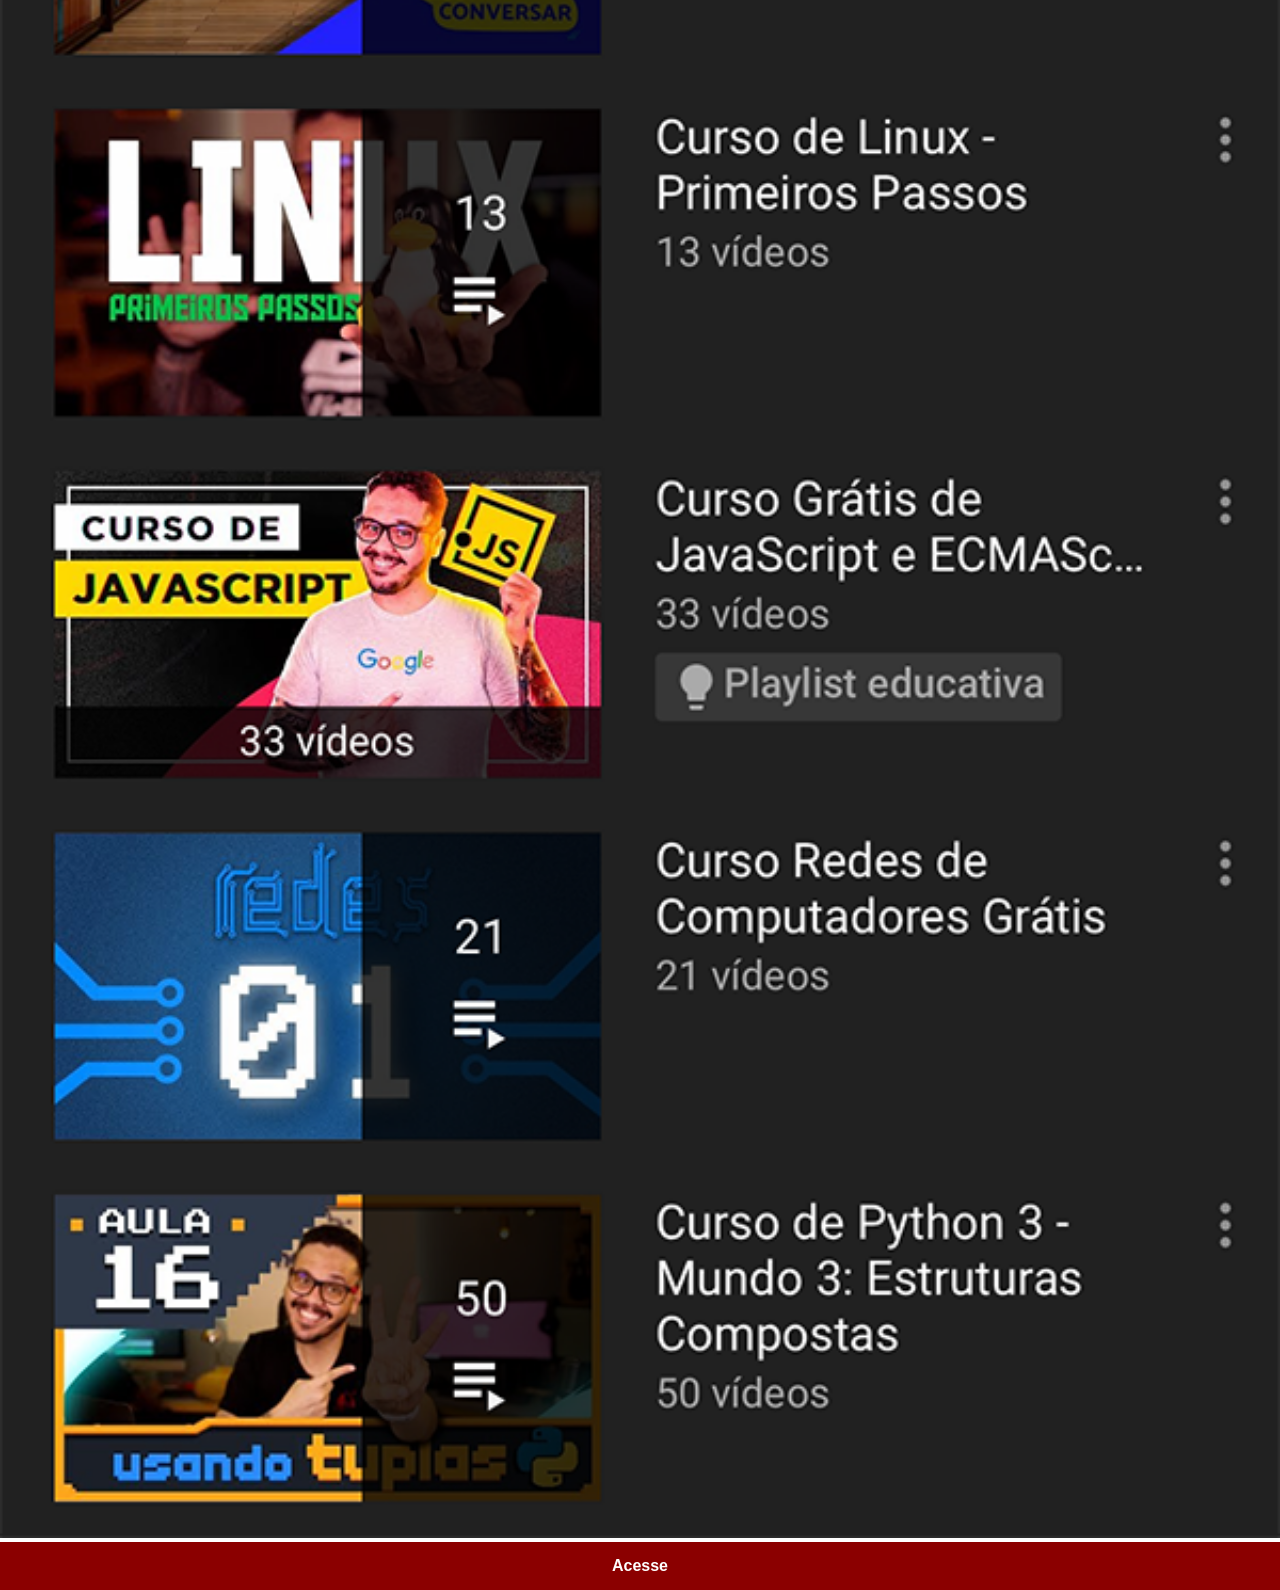
<file: youtube.html>
<!DOCTYPE html>
<html lang="en">
<head>
    <meta charset="UTF-8">
    <meta name="viewport" content="width=device-width, initial-scale=1.0"><link rel="stylesheet" href="estilos/social.css">
    <title>Youtube</title>
</head>
<body>
    <img src="imagens/tela-youtube.png" alt="Youtube">
    <a href="http://youtube.com.br" target="_blank" rel="">Acesse</a>
</body>
</html>
</file>
<file: estilos/style.css>
@charset "UTF8";
*{
    margin: 0px;
    padding: 0px;
}

html, body {
    height: 100vh;
    width: 100vw;
    background-color: rgb(2, 2, 2);
}
body {
    background: url(../imagens/fundo-madeira.jpg) no-repeat top center;
    background-size: cover;
    background-attachment: fixed;
}
main {
    height: 100vh;
    position: relative;
}
section#telefone{
    position: absolute;
    top: 50%;
    left: 50%;
    transform: translate(-50%, -50%);
    height: 627px;
    width: 311px;
    background: url(../imagens/frame-iphone.png) no-repeat;
}
iframe#tela{
    position: relative;
    top: 80px;
    left: 22px;
    width: 267px;
    height: 470px;
}
section#redes-sociais {
    text-align: right;
    max-width: 99vw;
}

section#redes-sociais img{
    width: 50px;
    margin: 10px;
    border-radius: 50%; 
    box-shadow: 2px 2px 5px rgba(0, 0, 0, 0.555); 
    box-sizing: border-box;
}
section#redes-sociais img:hover {
    border: 2px solid rgba(255, 255, 255, 0.301);
    transform: translate(-5px, -5px);
    box-shadow: 5px 5px 10px rgba(0, 0, 0, 0.548);
    transition: transform 0.3s;
}
</file>
<file: estilos/social.css>
@charset "UTF-8";
*{
    padding: 0px;
    margin: 0px;
    font-family: Arial, Helvetica, sans-serif;
}
::-webkit-scrollbar{
   width: 0px;
   height: 0px;
}
img{
    width: 100vw;
}
a{
    display: block;
    text-align: center;
    text-decoration: none;
    font-weight: bolder;
    background-color: darkred;
    padding: 15px;
    color: white;
}
a:hover {
    background-color: red;
}
</file>
